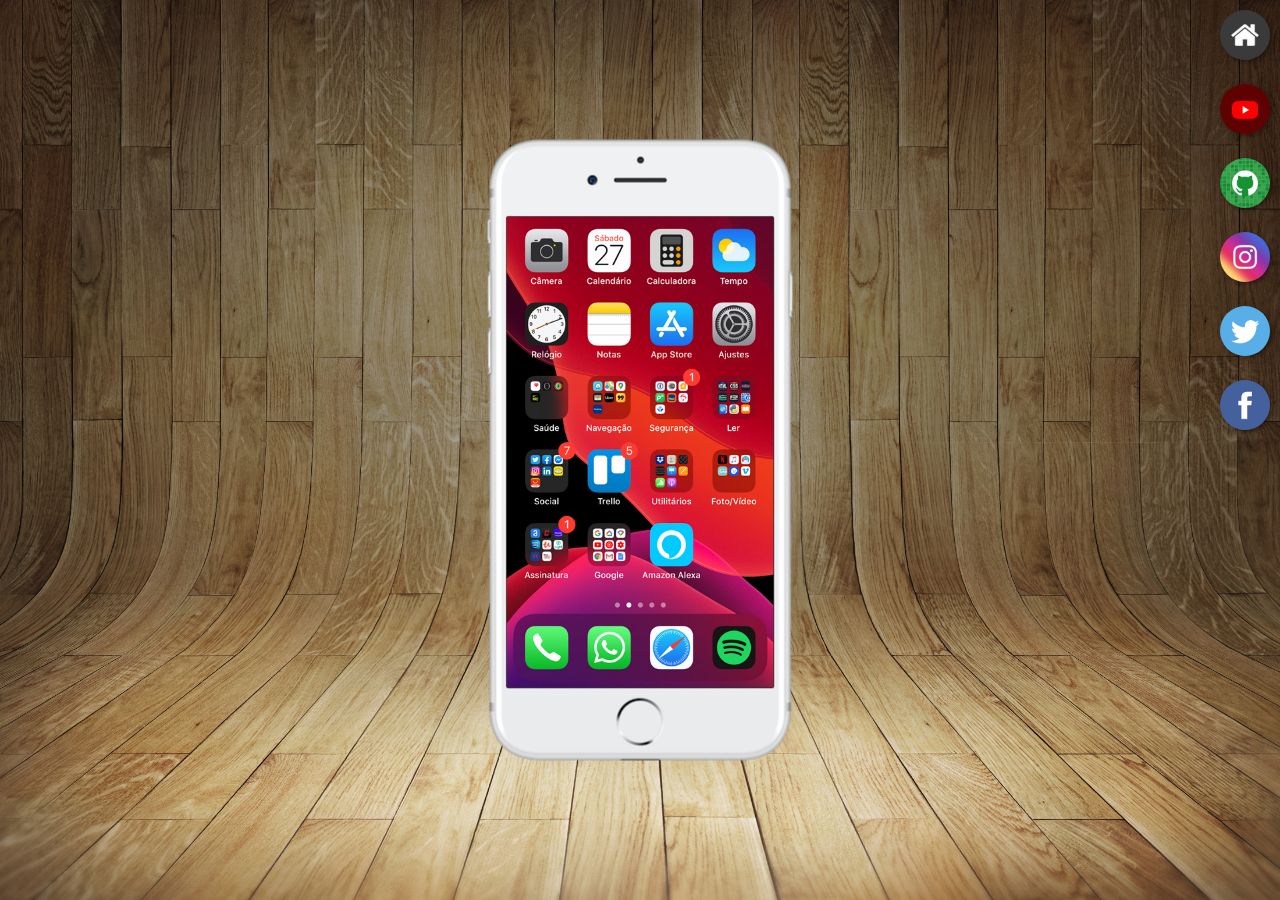
<file: index.html>
<!DOCTYPE html>
<html lang="pt-br">
<head>
    <meta charset="UTF-8">
    <meta name="viewport" content="width=device-width, initial-scale=1.0">
    <link rel="shortcut icon" href="favicon.ico" type="image/x-icon">
    <link rel="stylesheet" href="estilos/style.css">
    <title>Projetos redes sociais</title>
</head>
<body>
    <main>
        <section id="telefone">
            <iframe src="home.html" name="tela" id="tela" frameborder="0">
                Seu navegador não é compatível com isso. </iframe>
        </section>
        <section id="redes-sociais">
            <a href="home.html" target="tela"><img src="imagens/logo-home.jpg" alt="Home"></a><br>
            <a href="youtube.html" target="tela"><img src="imagens/logo-youtube.jpg" alt="Youtube"></a><br>
            <a href="github.html" target="tela"><img src="imagens/logo-github.jpg" alt="GitHub"></a><br>
            <a href="instagram.html" target="tela"><img src="imagens/logo-instagram.jpg" alt="Instagram"></a><br>
            <a href="twitter.html" target="tela"><img src="imagens/logo-twitter.jpg" alt="Twitter"></a><br>
            <a href="facebok.html" target="tela"><img src="imagens/logo-facebook.jpg" alt="Facebook"></a>
        </section>
    </main>
</body>
</html>
</file>
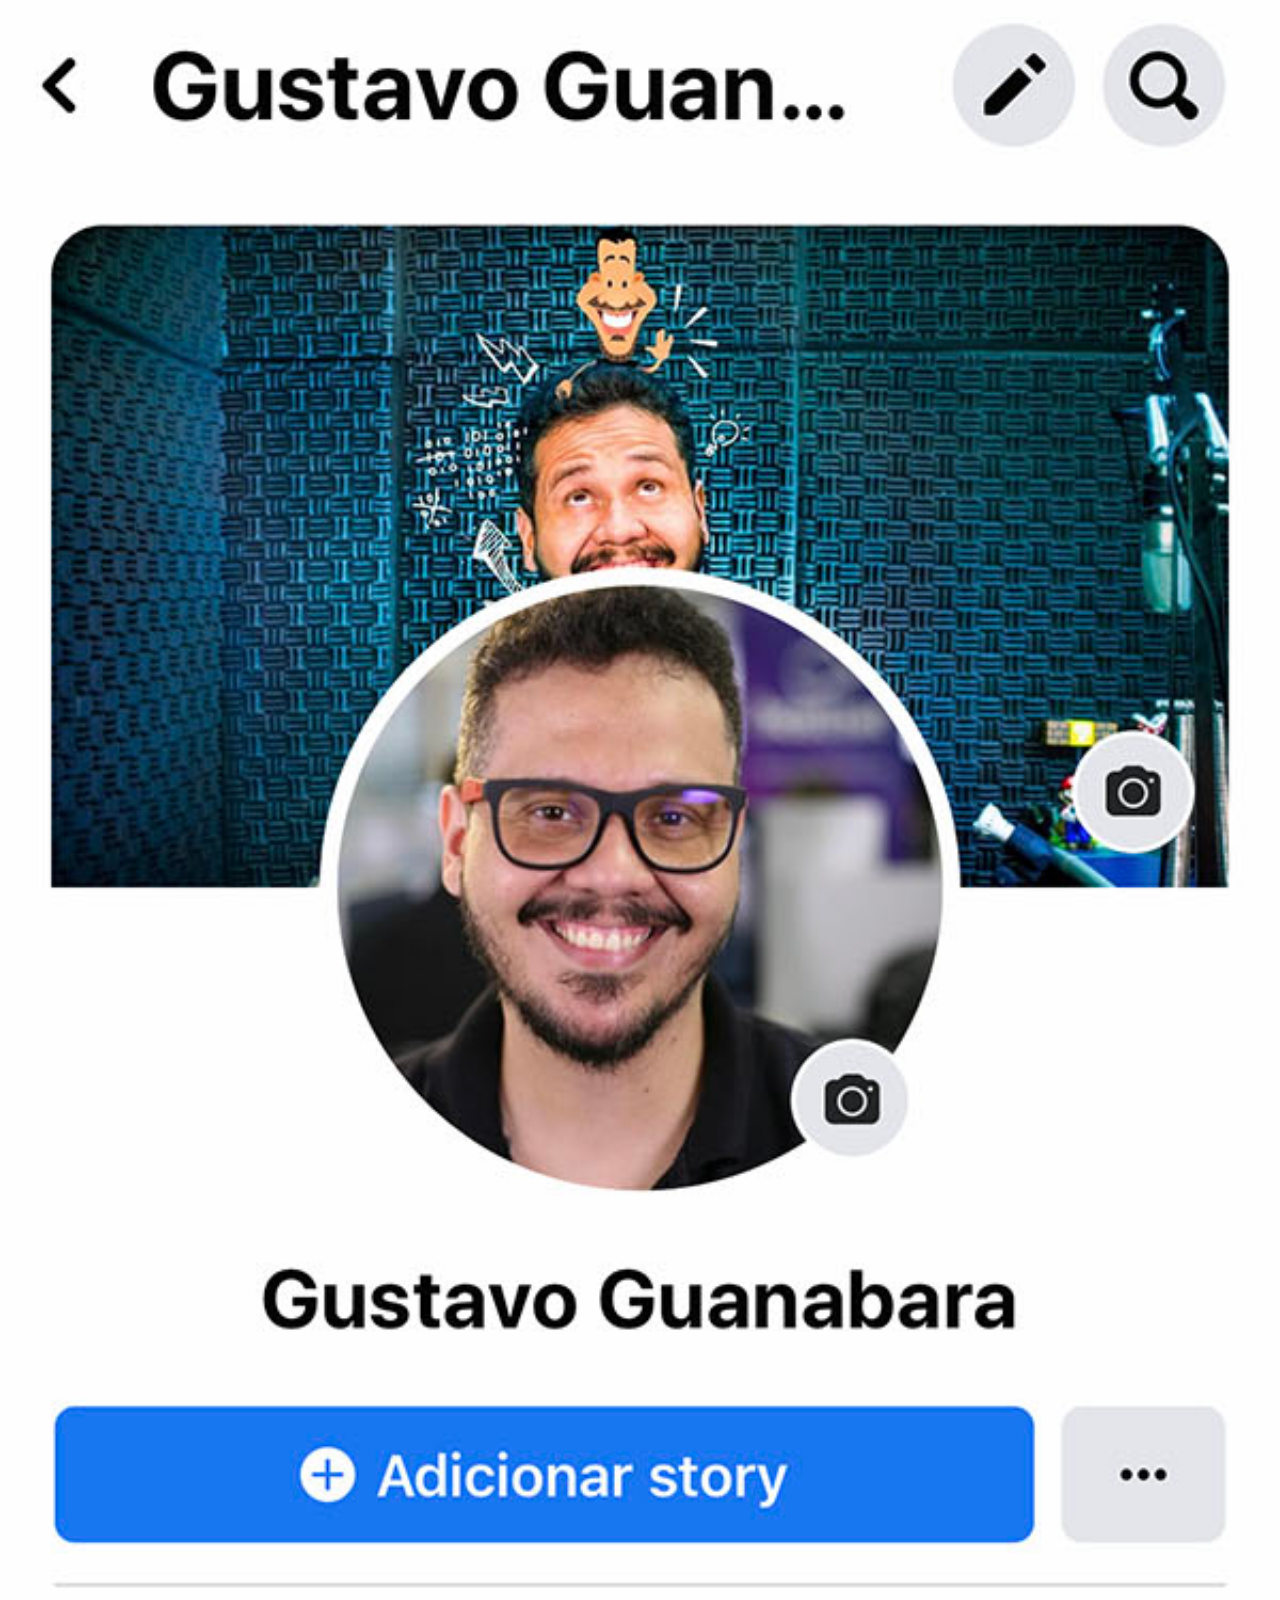
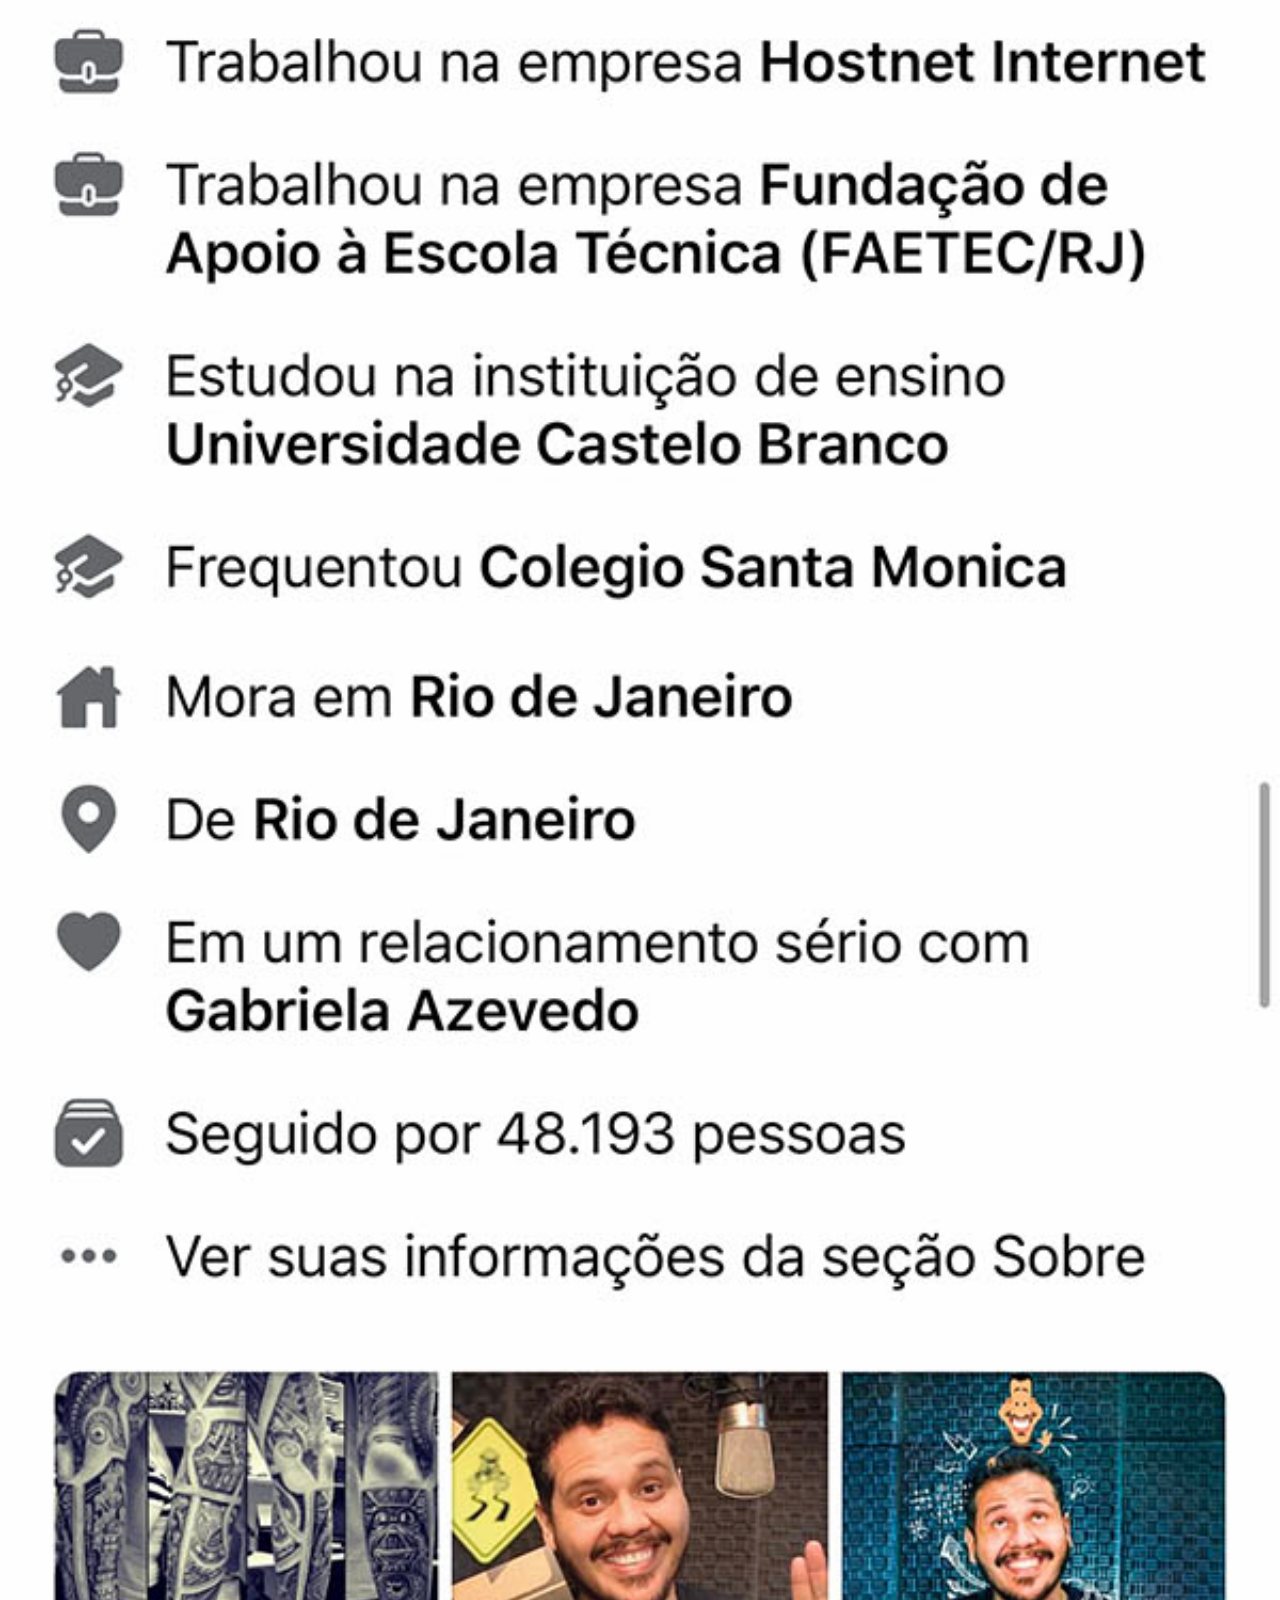
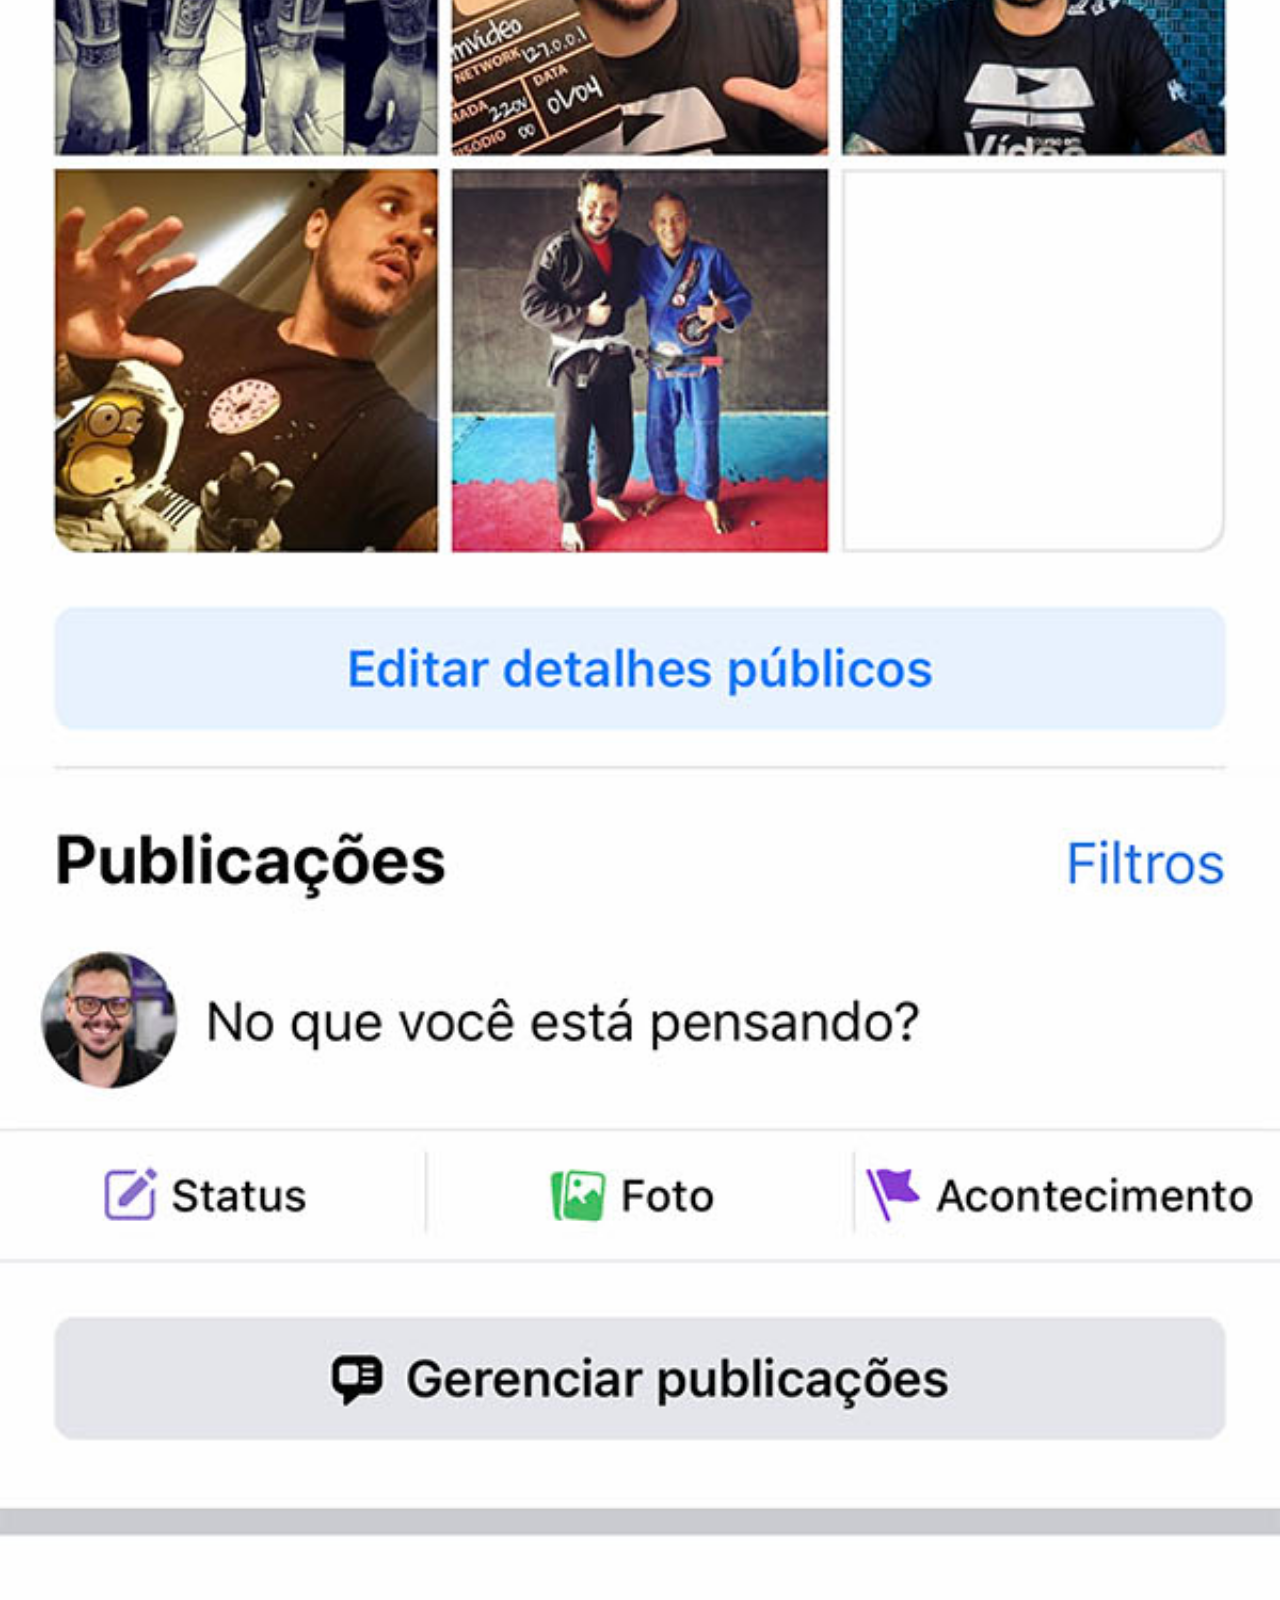
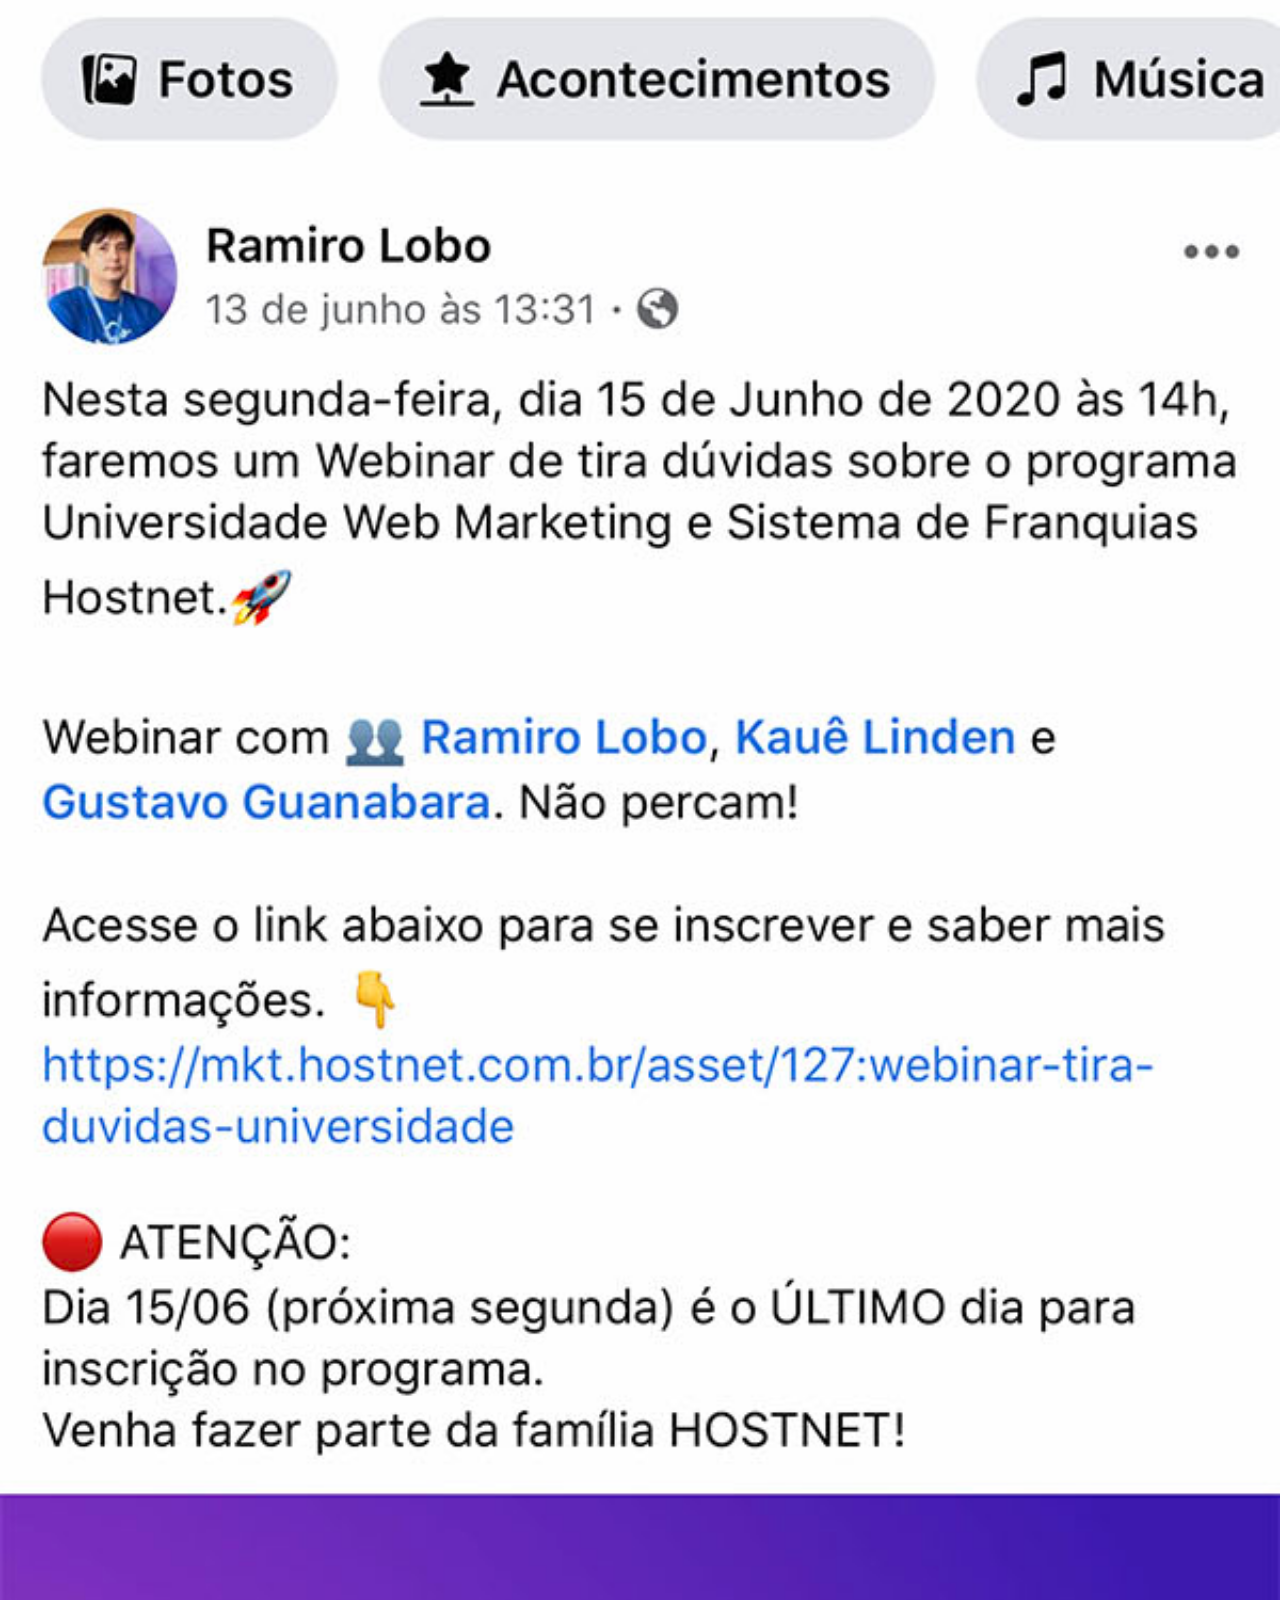
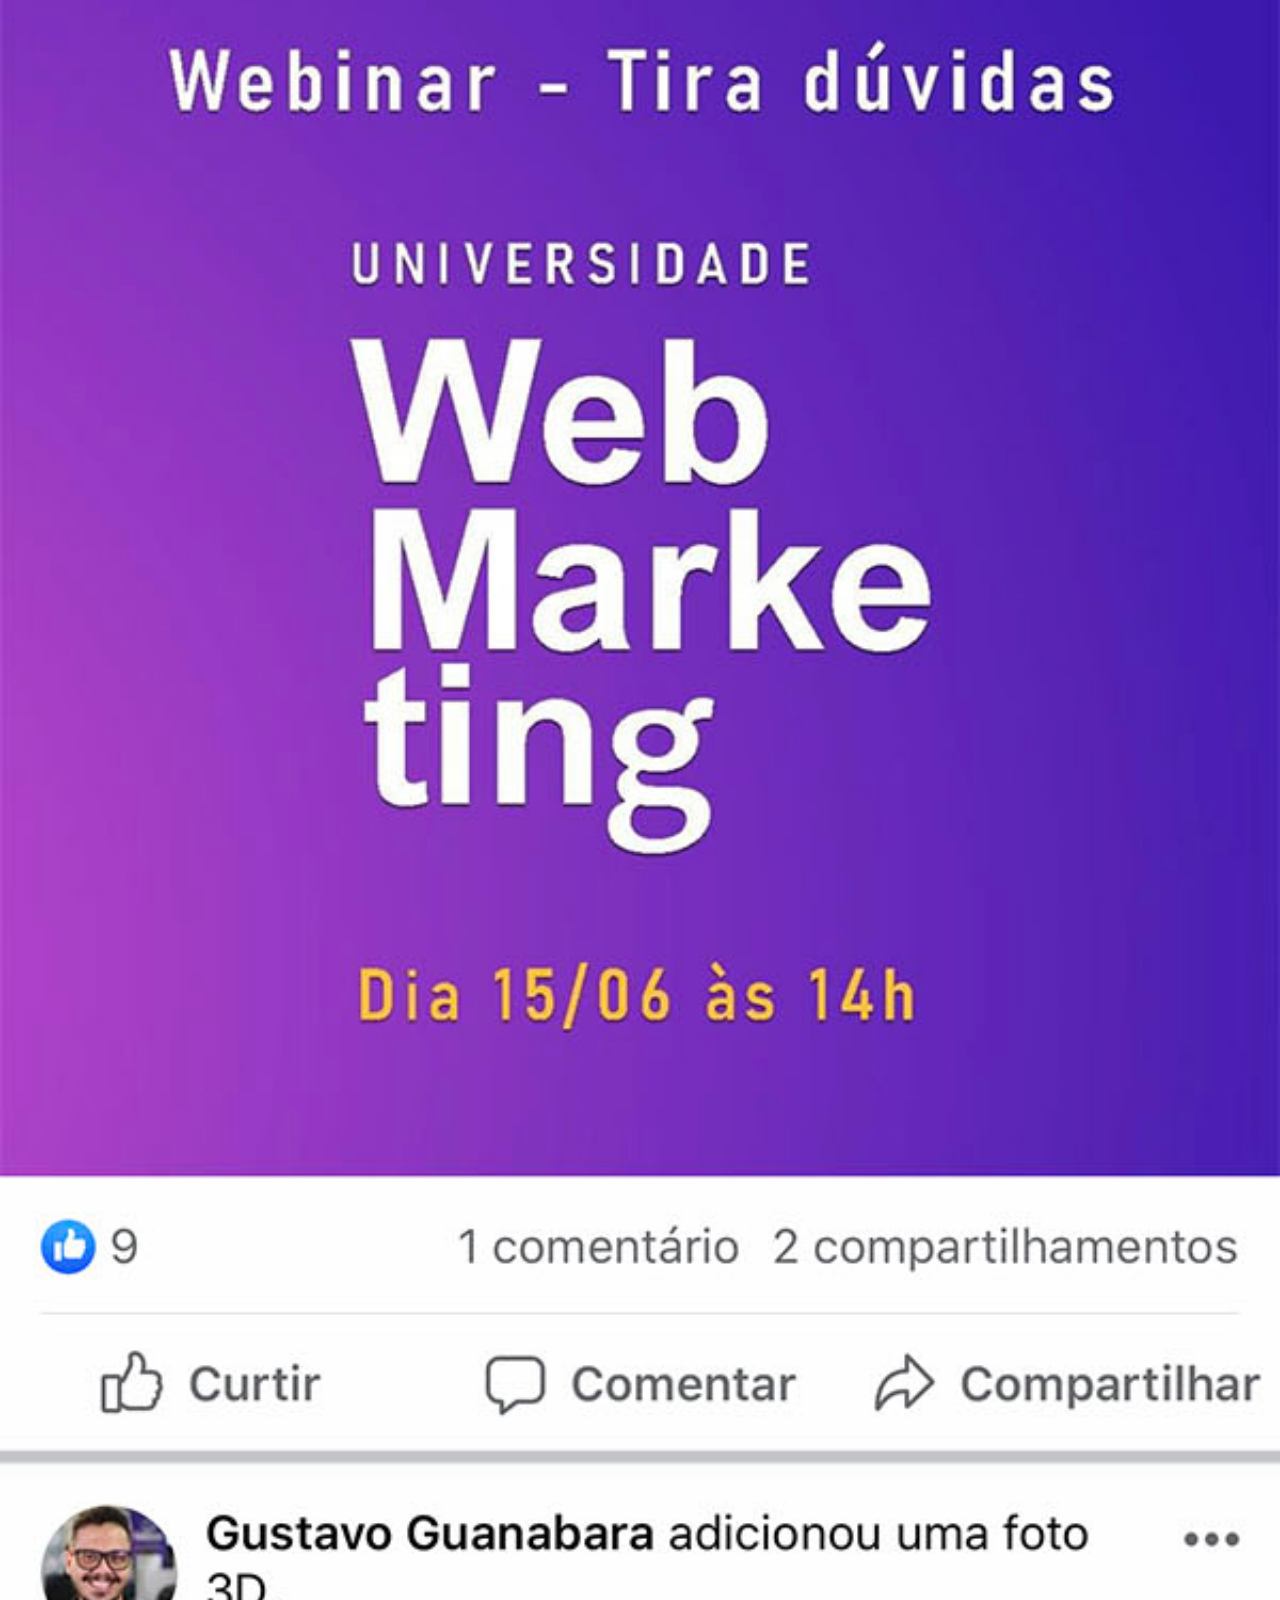
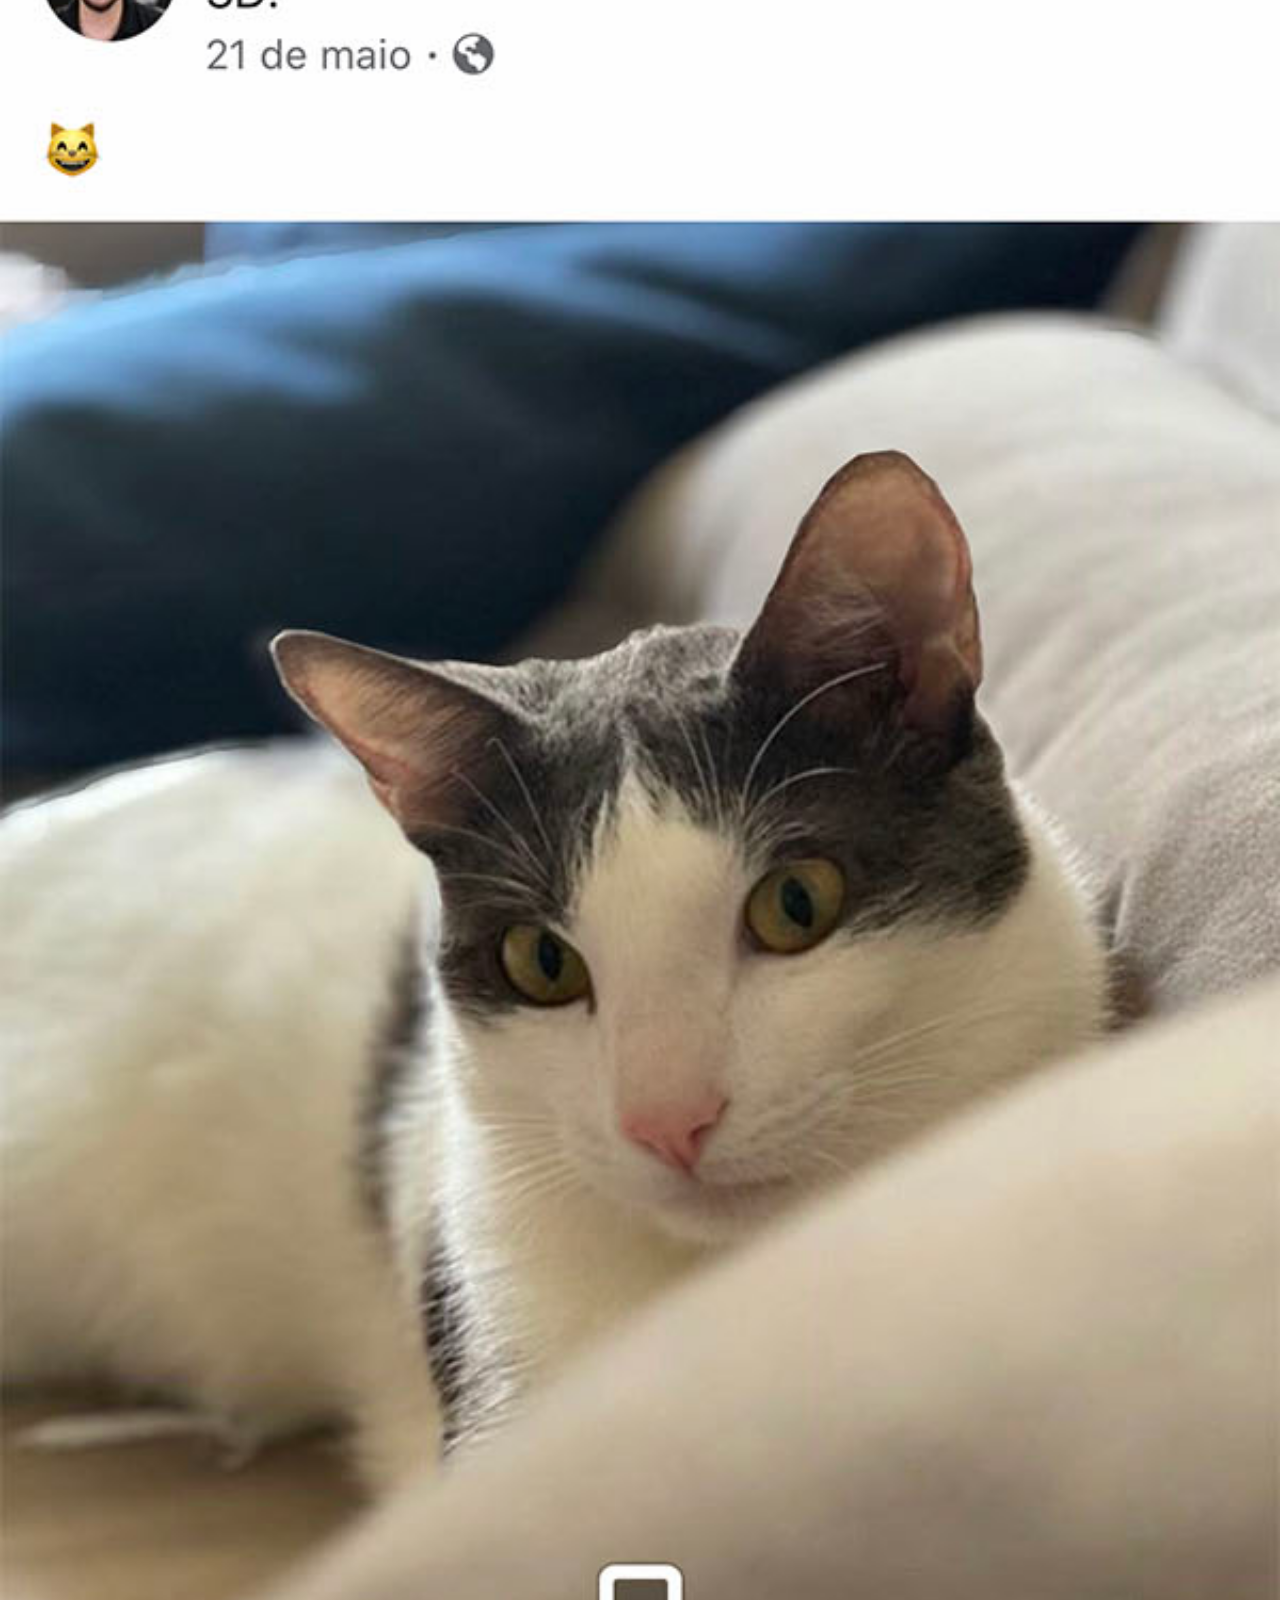
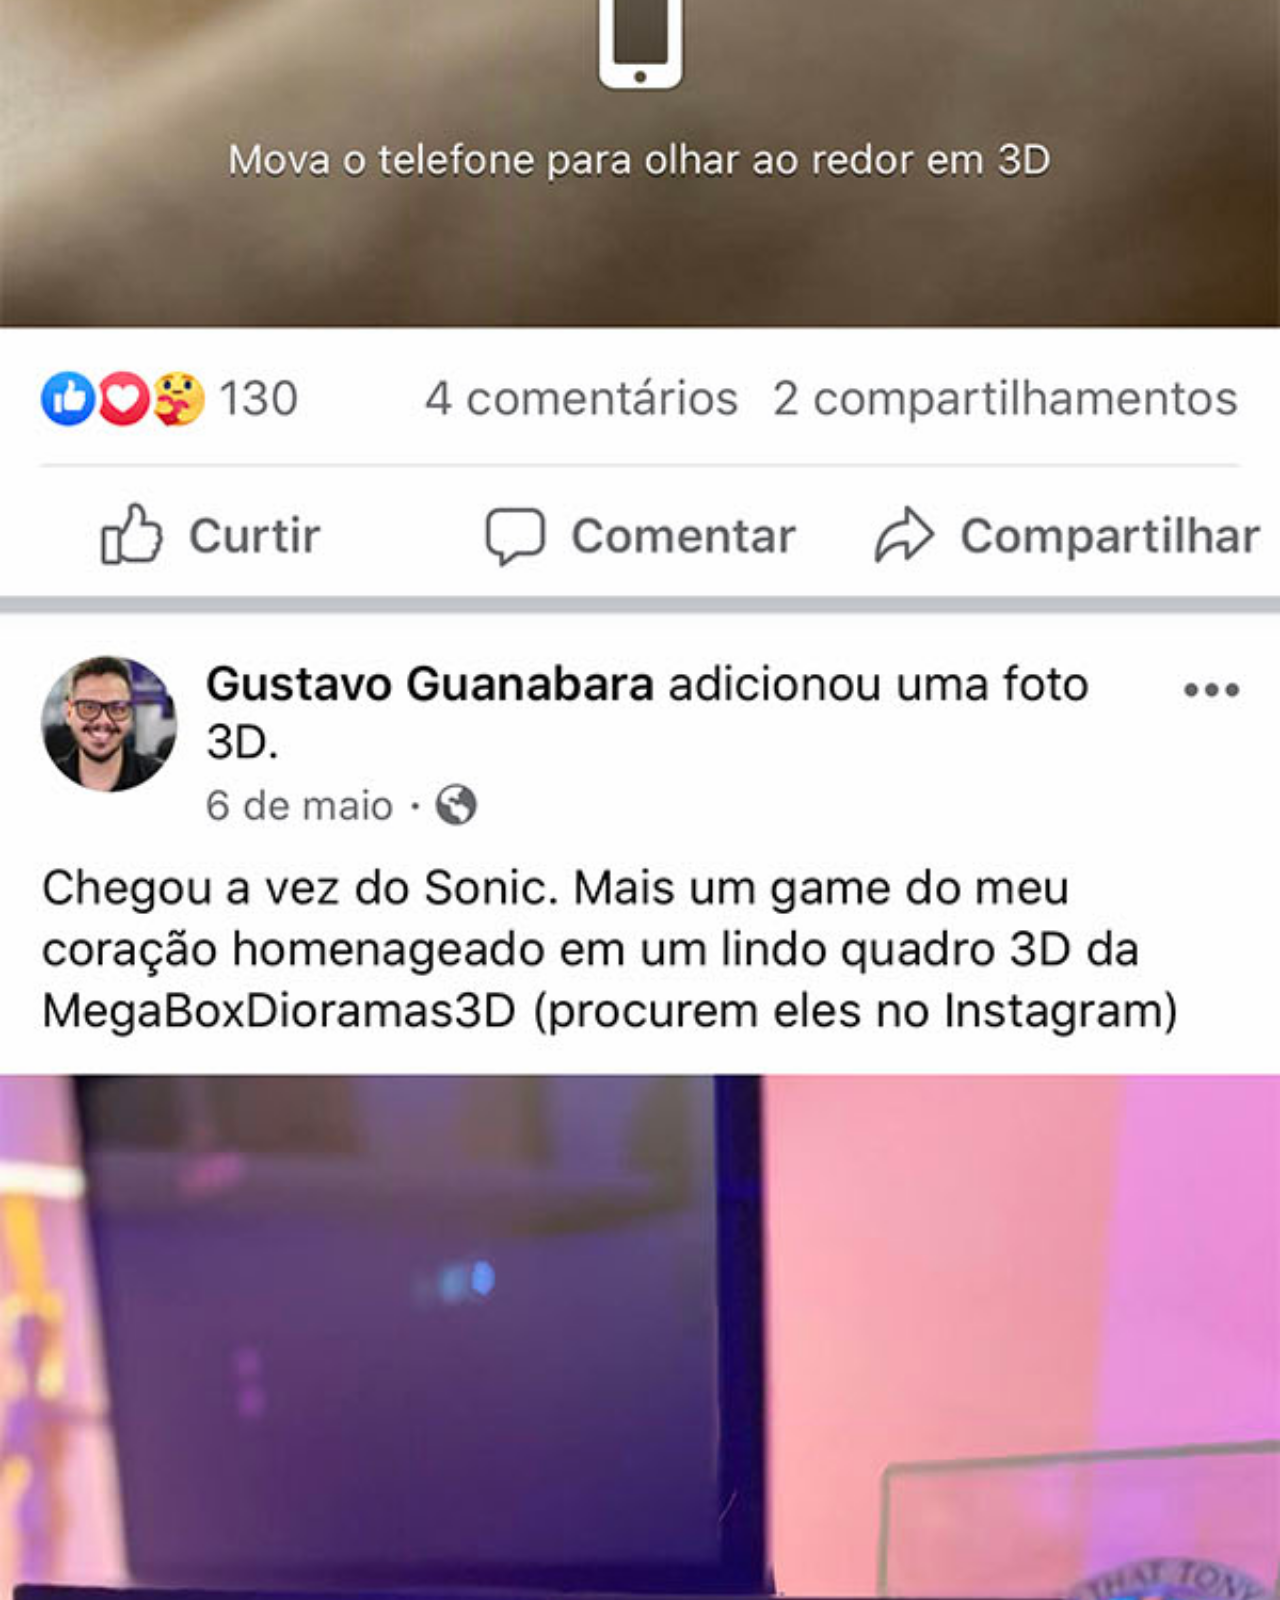
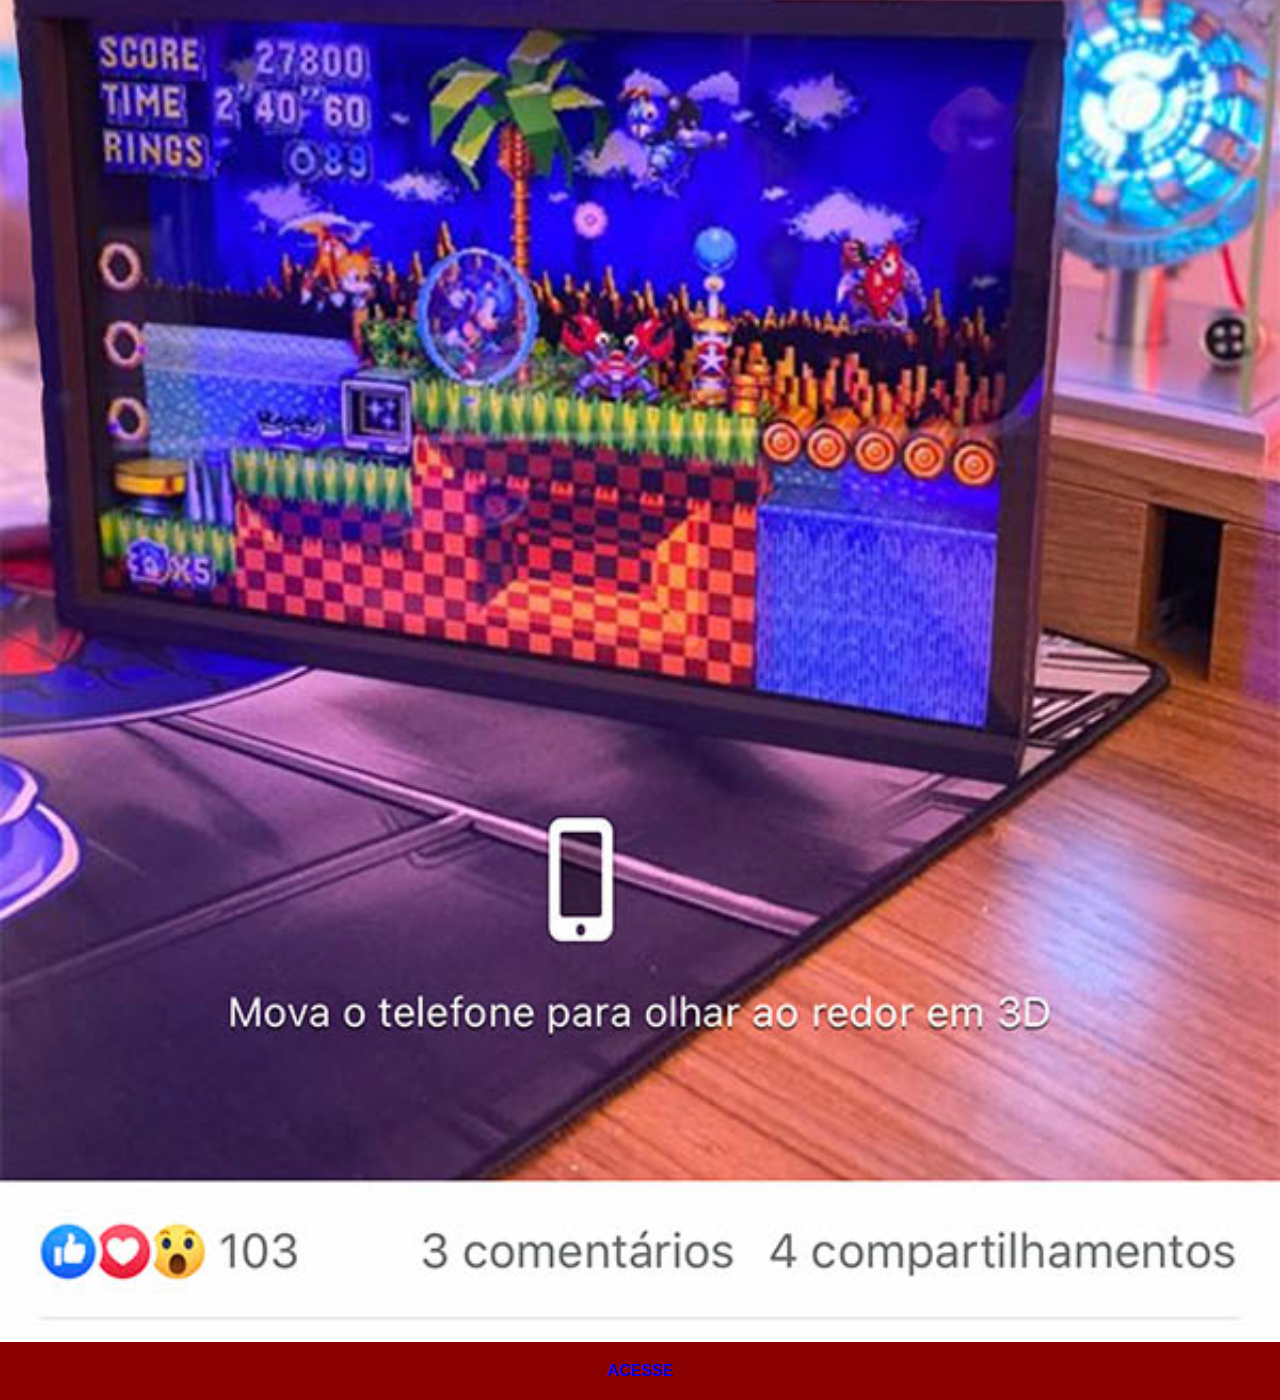
<file: facebok.html>
<!DOCTYPE html>
<html lang="pt-br">
<head>
    <meta charset="UTF-8">
    <meta name="viewport" content="width=device-width, initial-scale=1.0">
    <title>Fcaebook</title>
    <link rel="stylesheet" href="estilos/social.css">
</head>
<body>
    <img src="imagens/tela-facebook.jpg" alt="Fcaebook">
    <a href="https://www.facebook.com/profile.php?id=100020172976440">ACESSE</a>
</body>
</html>
</file>
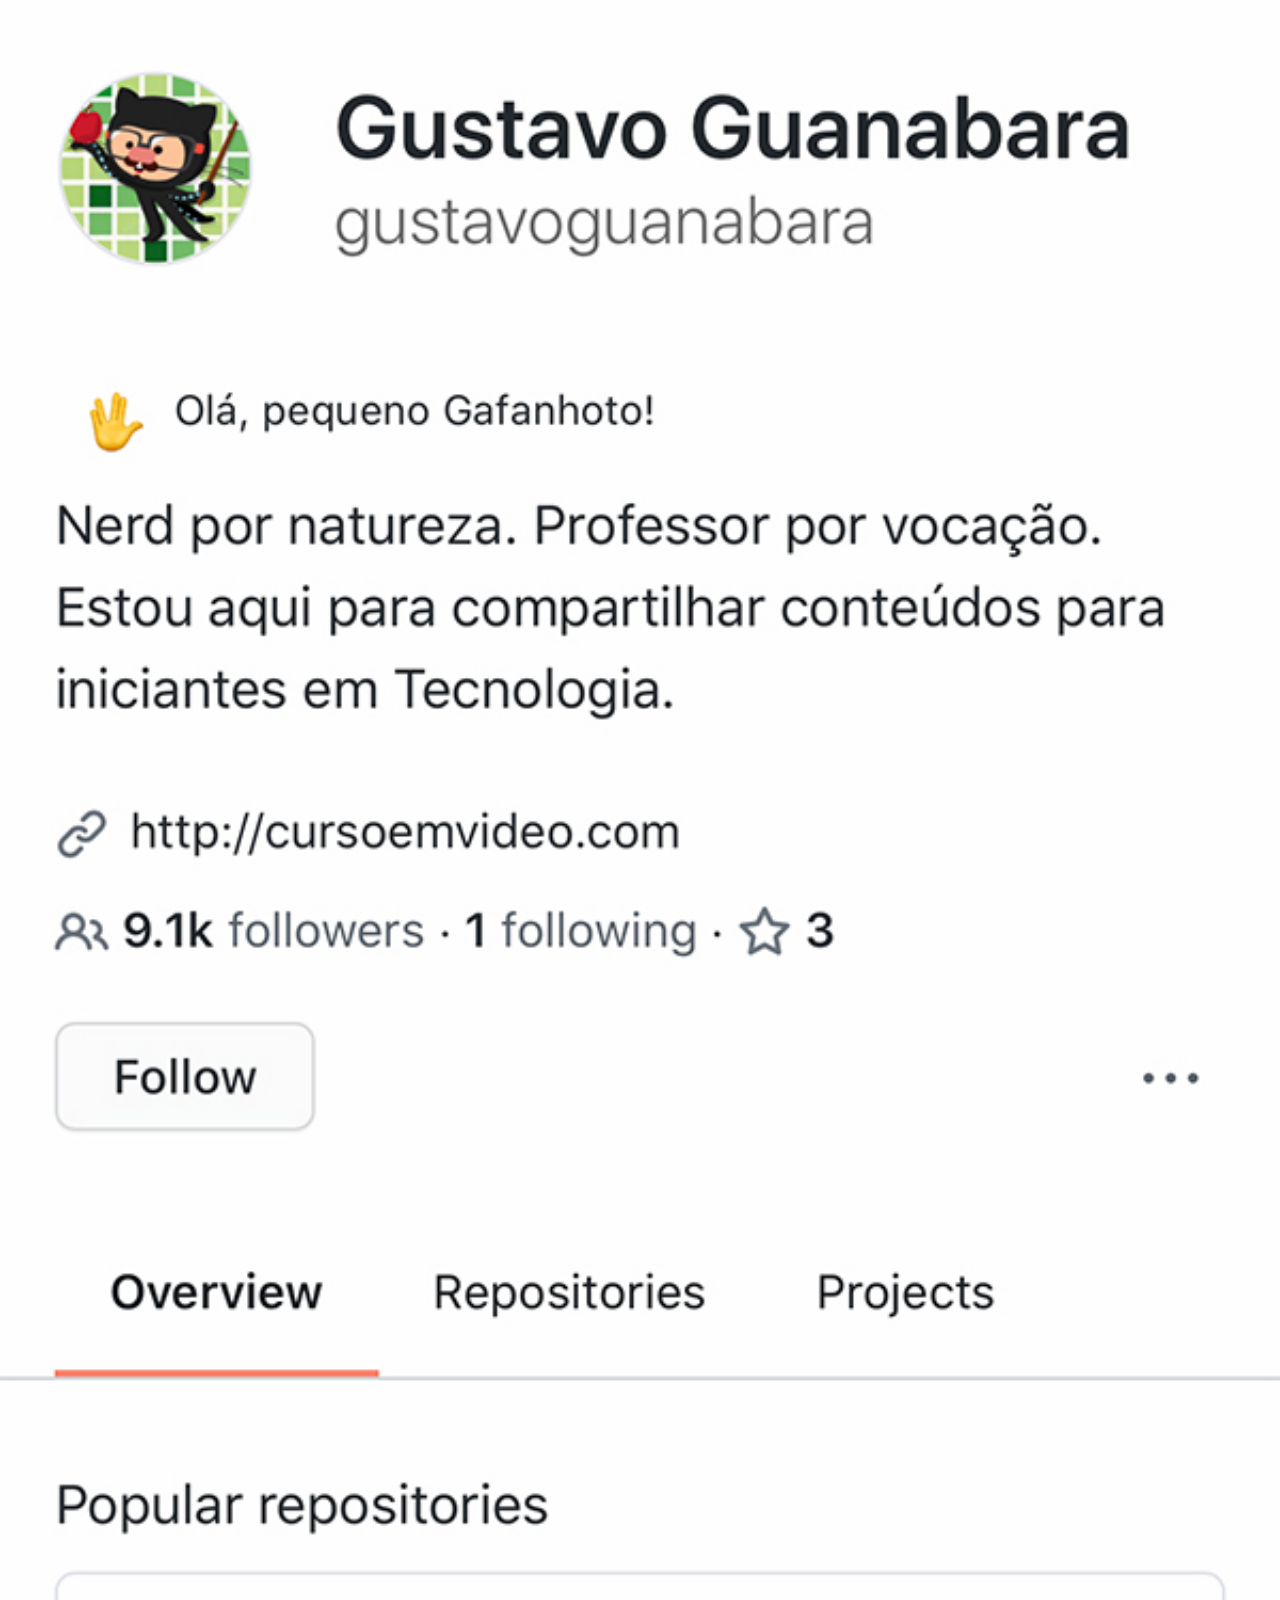
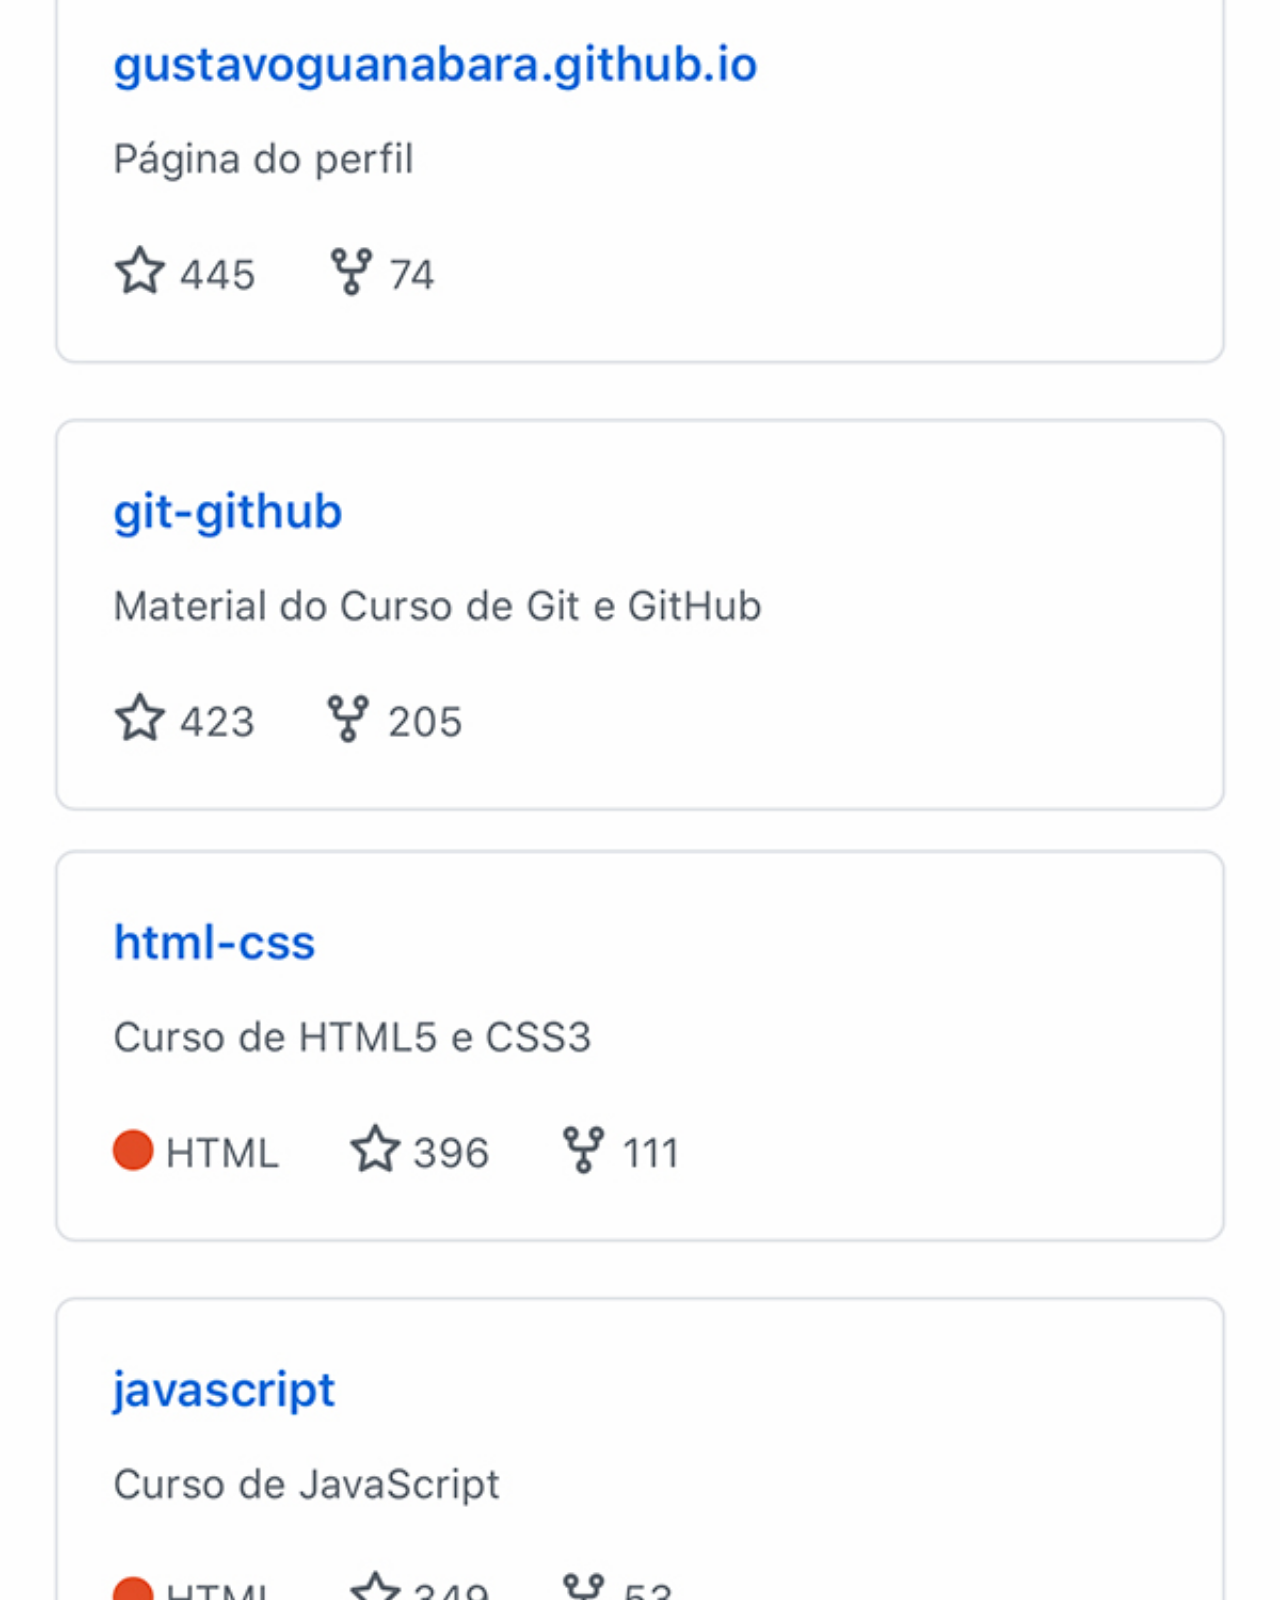
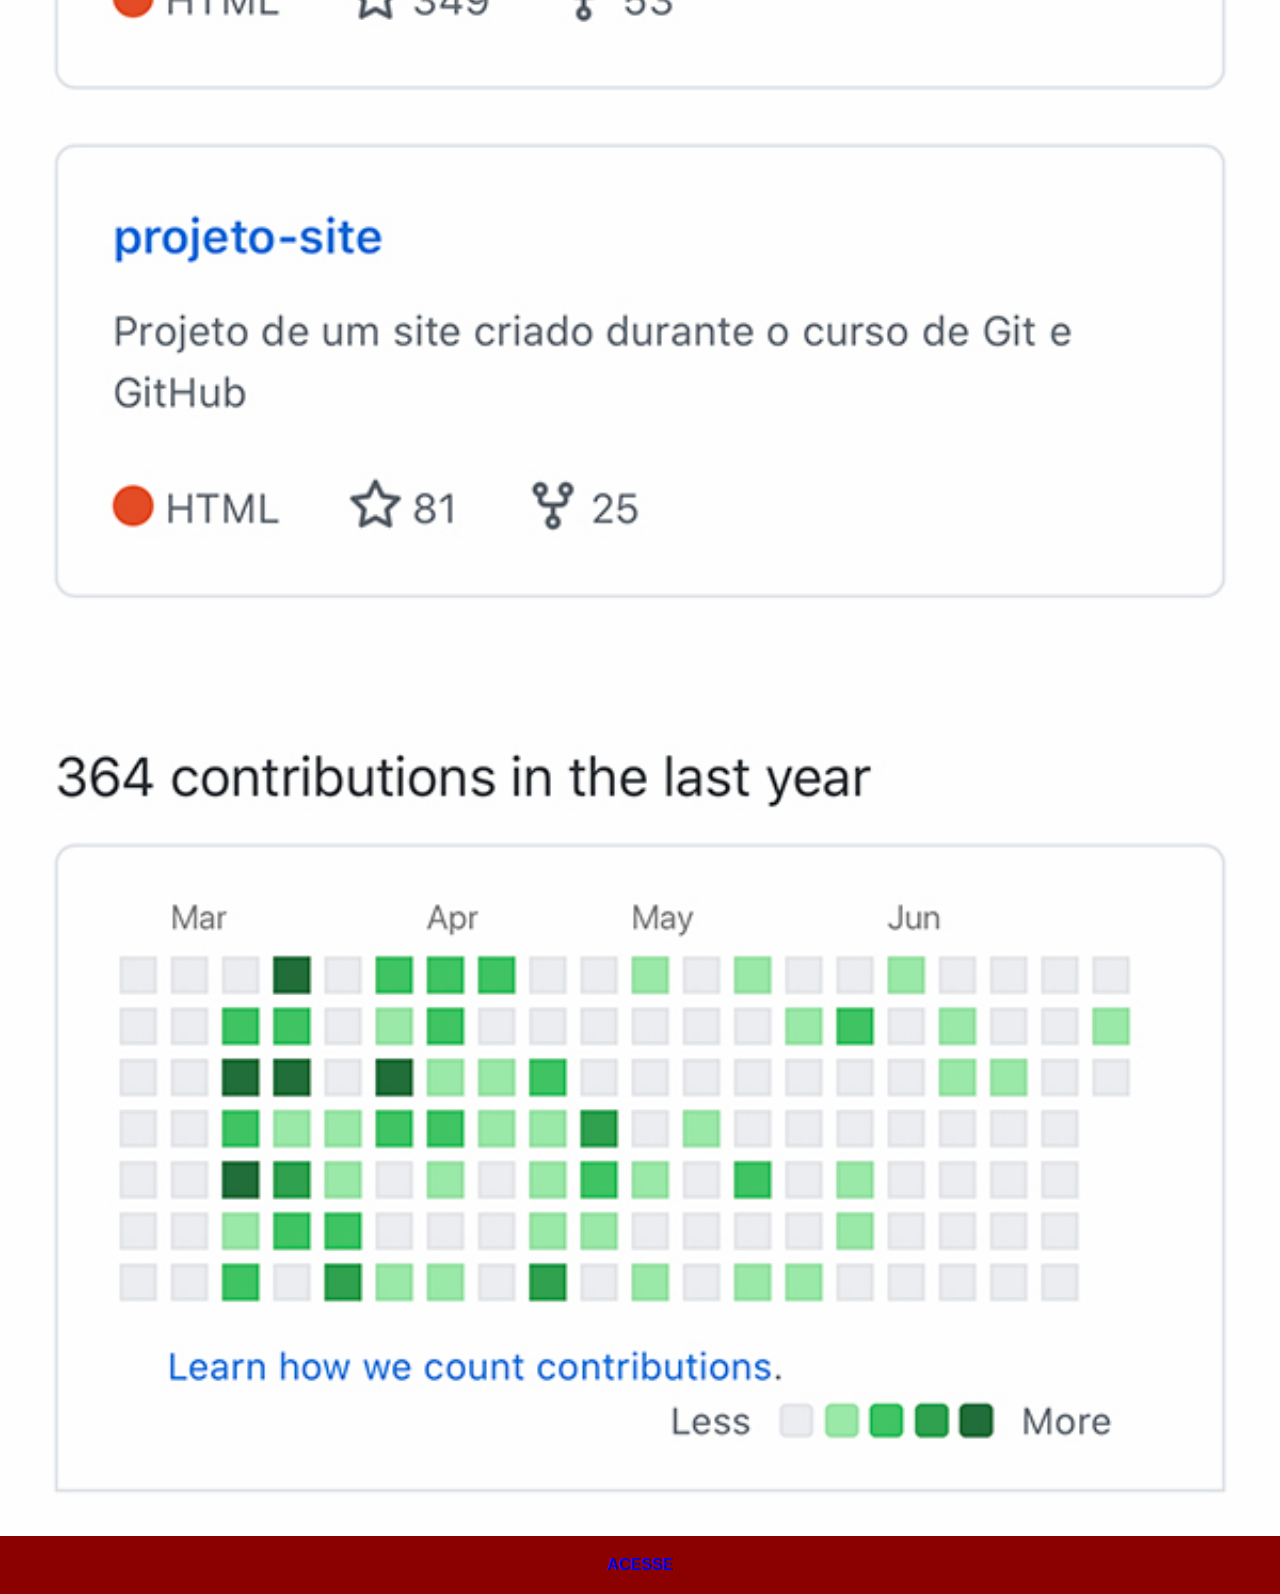
<file: github.html>
<!DOCTYPE html>
<html lang="pt-br">
<head>
    <meta charset="UTF-8">
    <meta name="viewport" content="width=device-width, initial-scale=1.0">
    <title>GitHub</title>
    <link rel="stylesheet" href="estilos/social.css">
</head>
<body>
    <img src="imagens/tela-github.jpg" alt="GitHub">
    <a href="https://github.com/gabrielxavier7" target="_blank">ACESSE</a>
</body>
</html>
</file>
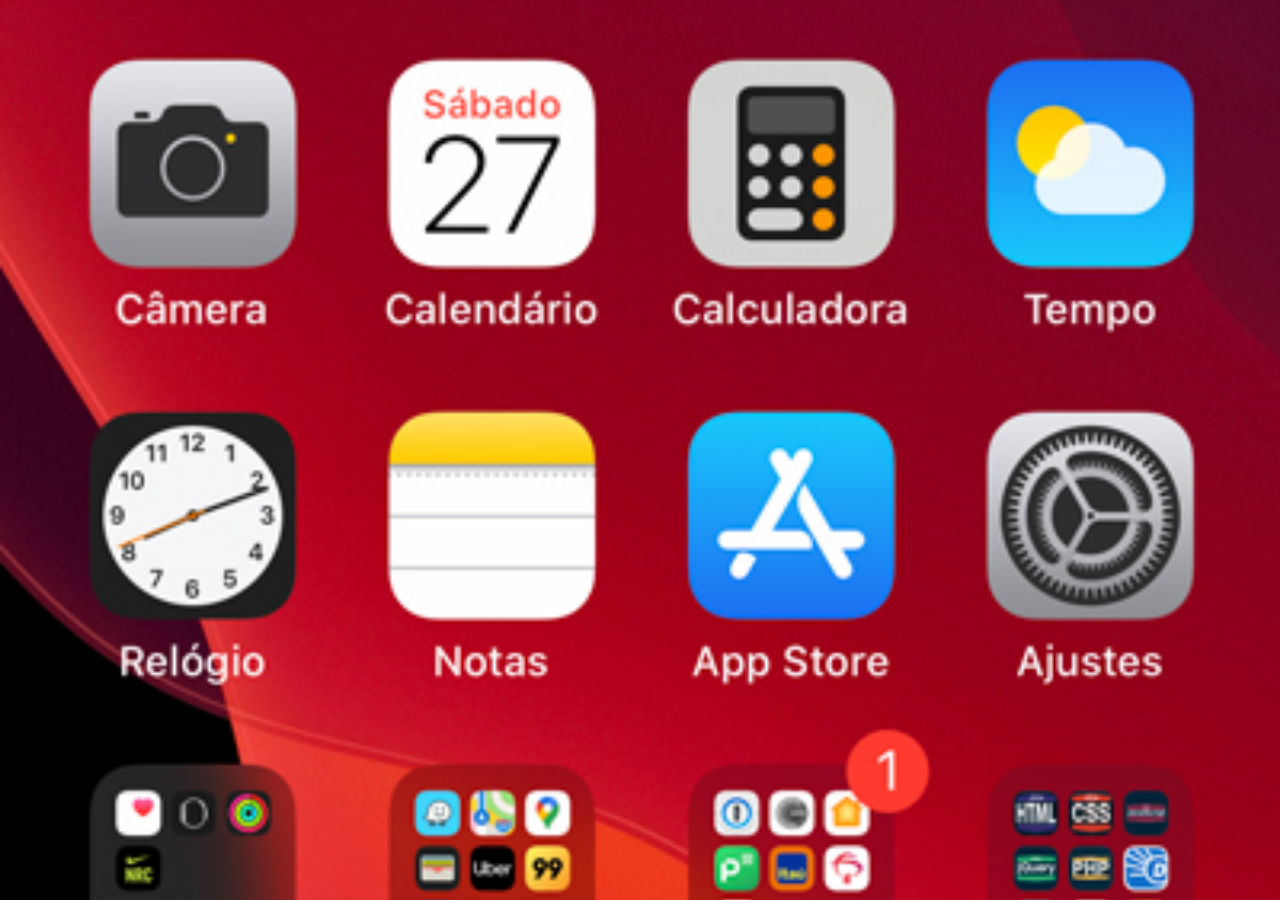
<file: home.html>
<!DOCTYPE html>
<html lang="pt-br">
<head>
    <meta charset="UTF-8">
    <meta name="viewport" content="width=device-width, initial-scale=1.0">
    <title>Home</title>
</head>
<style>
    *{
        margin: 0px;
        padding: 0px;
    }
    body{
        width: 100vw;
        height: 100vh;
        background:black url('imagens/tela-home.jpg') no-repeat top center;
        background-size: cover;
    }
</style>
<body>
    
</body>
</html>
</file>
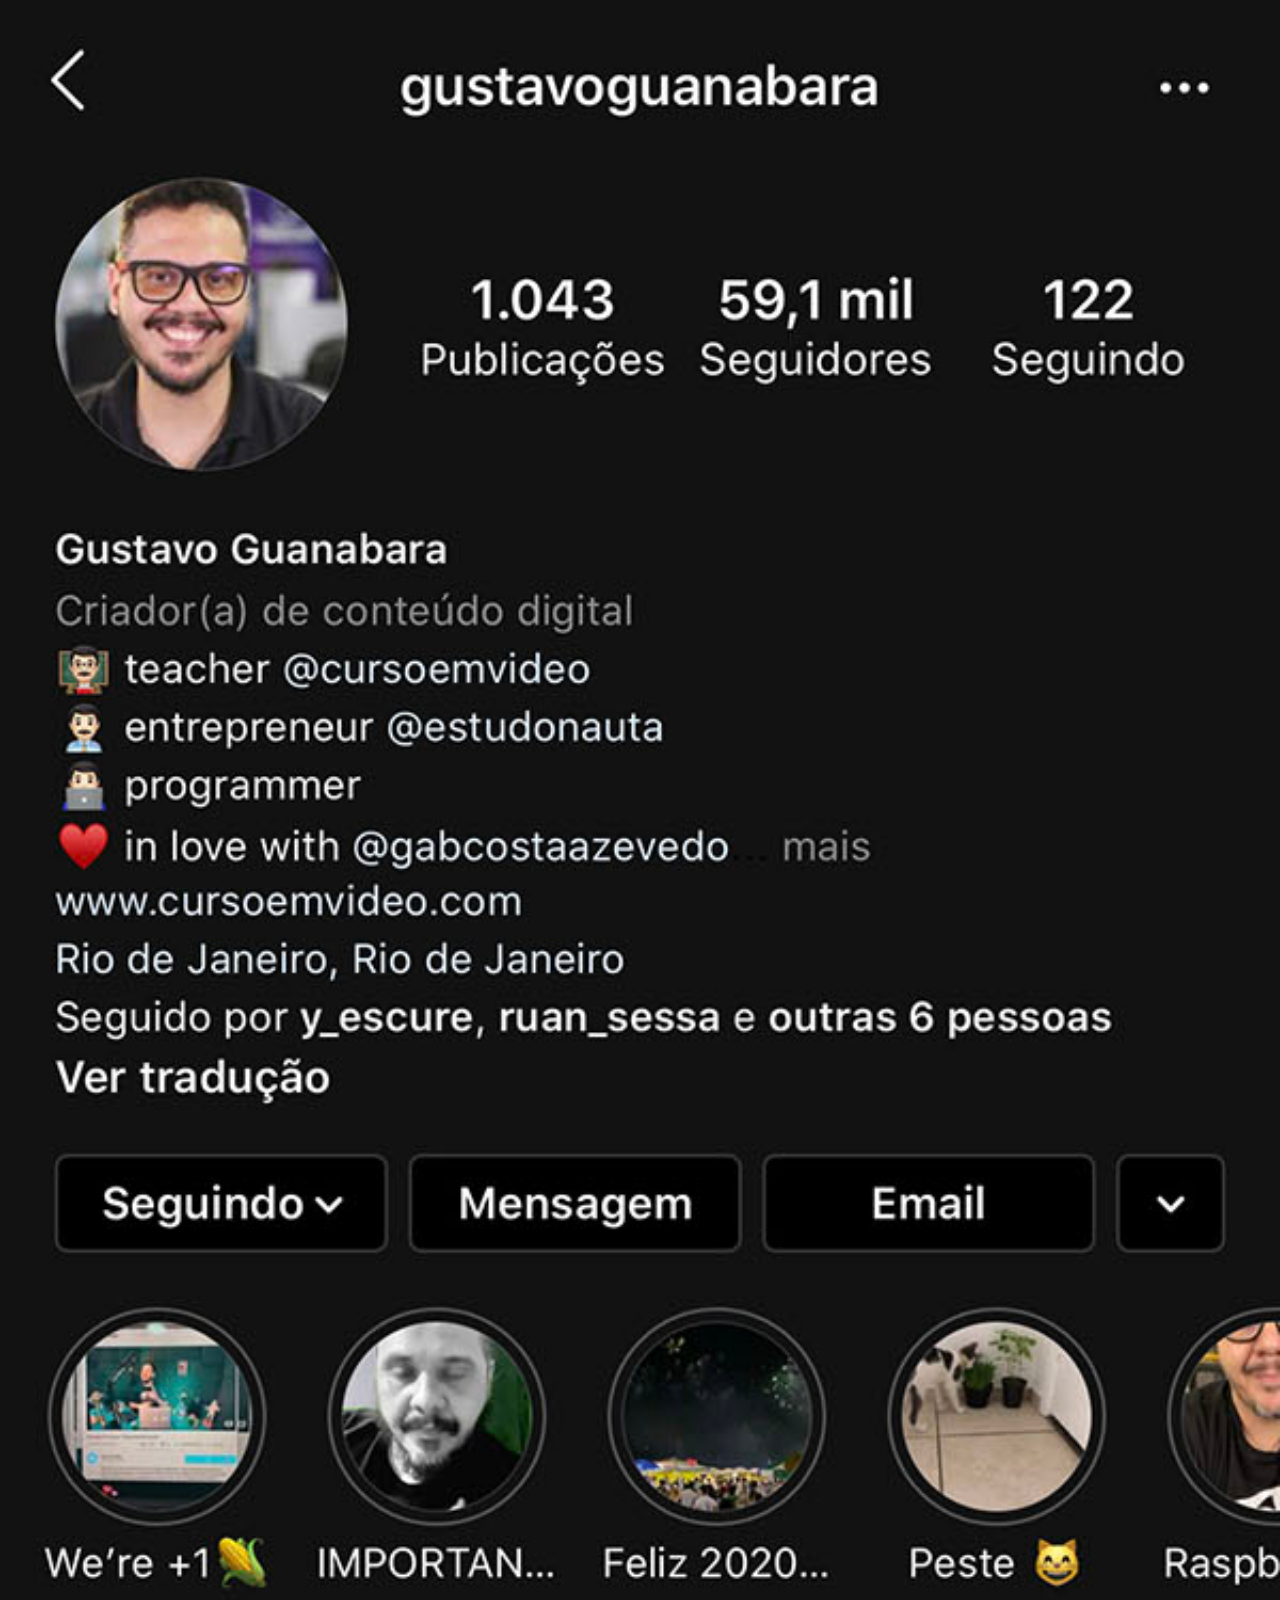
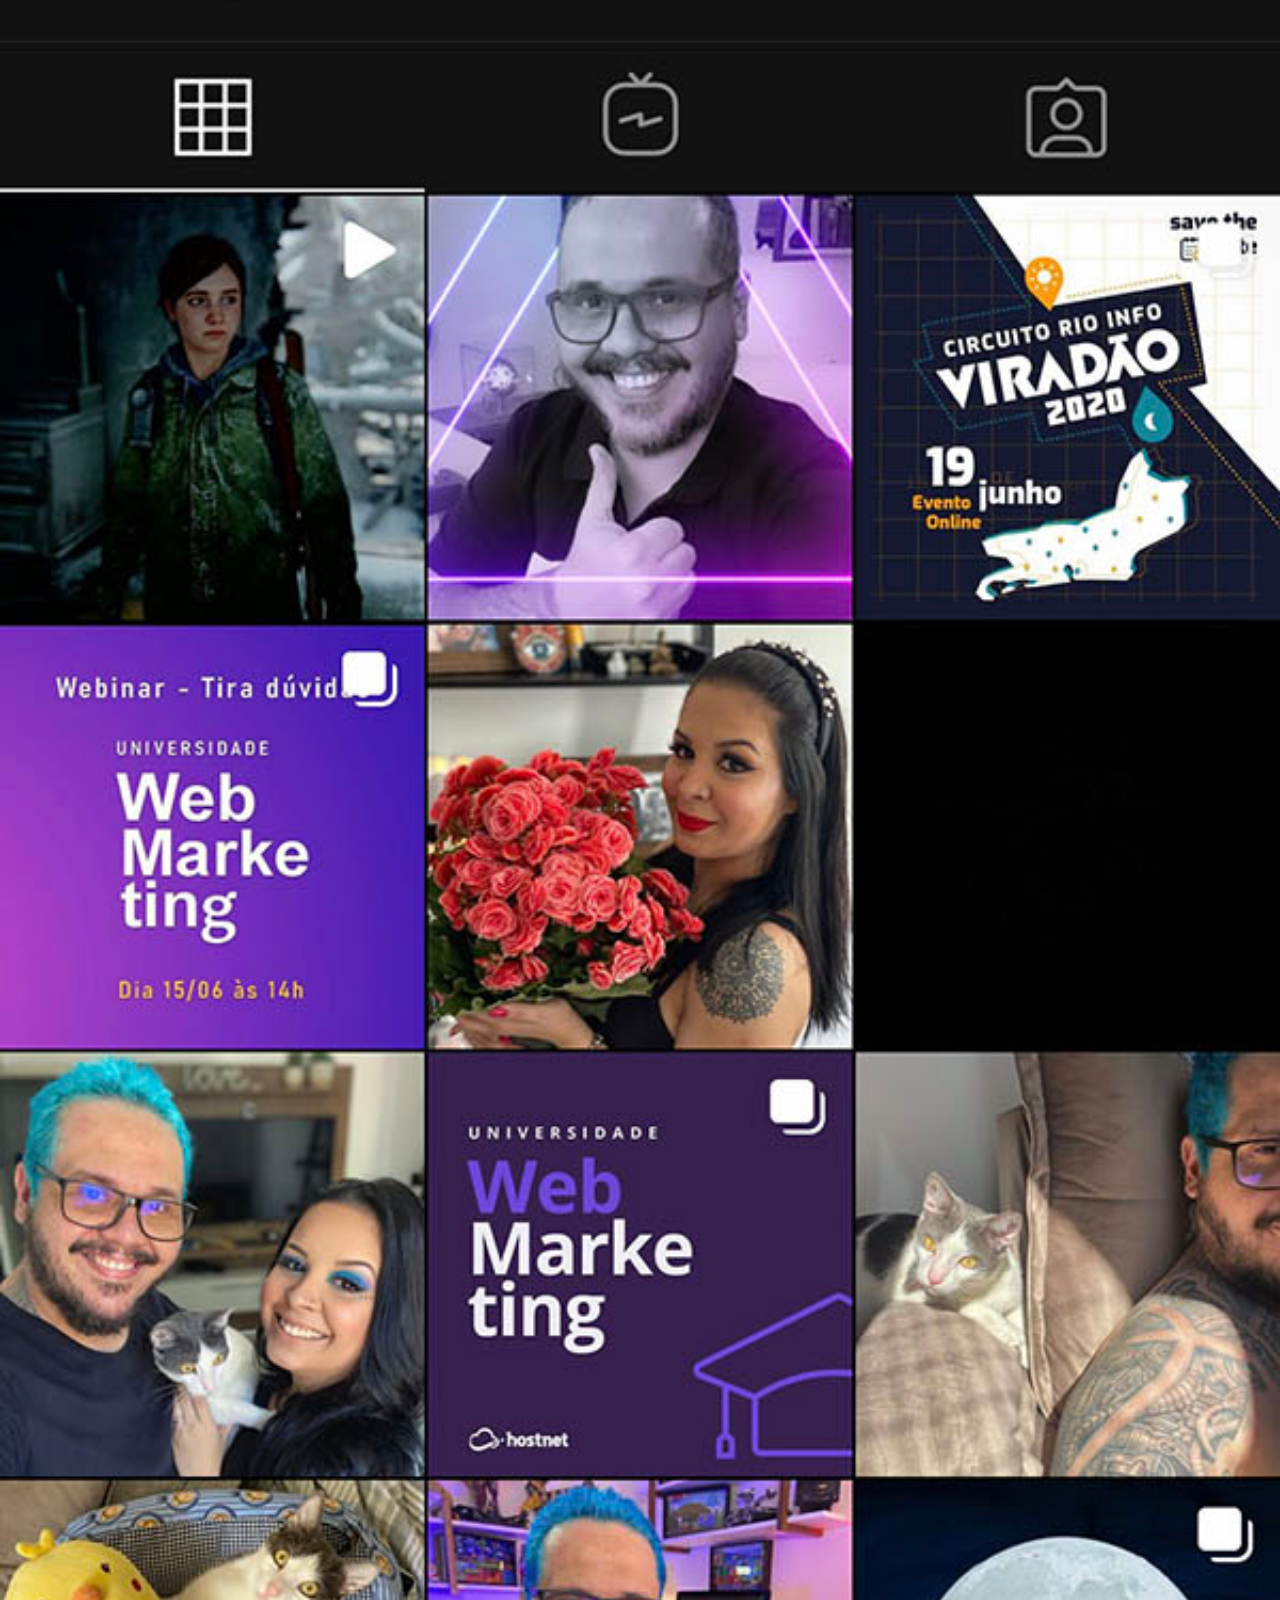
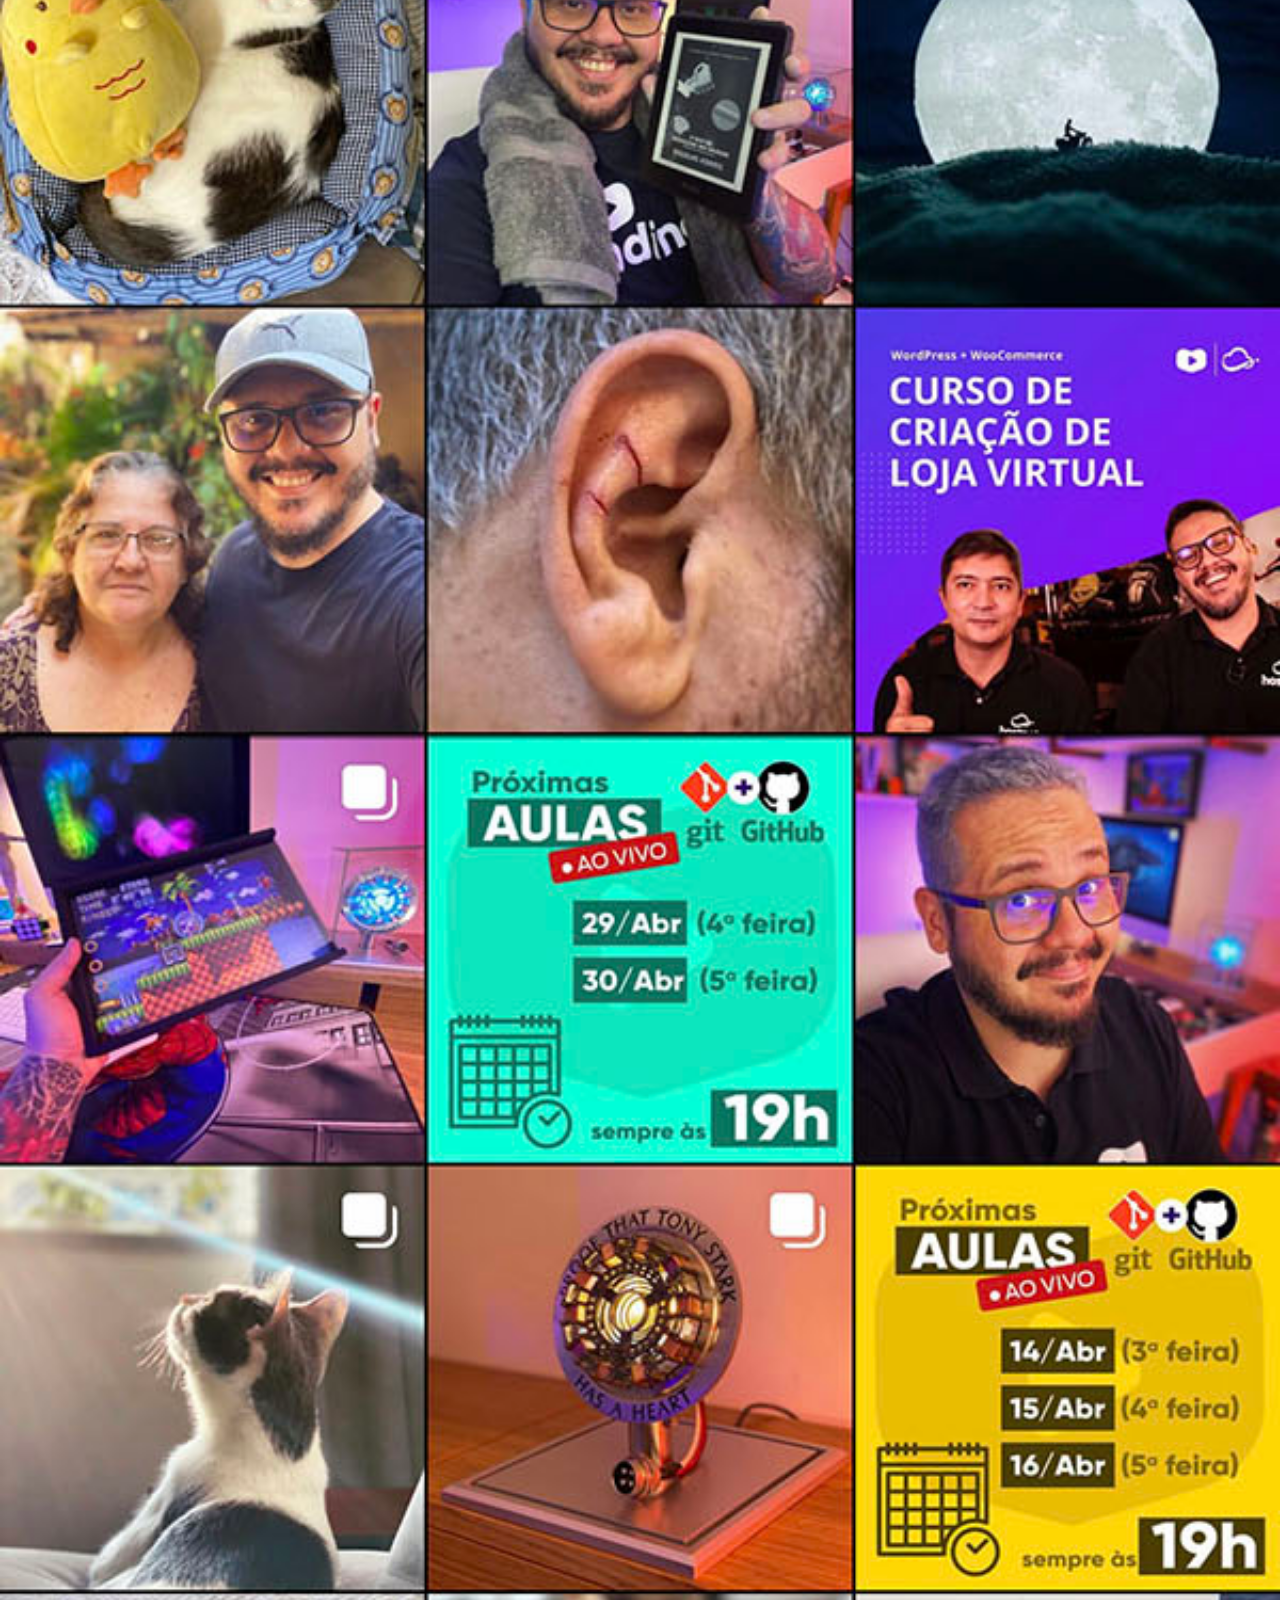
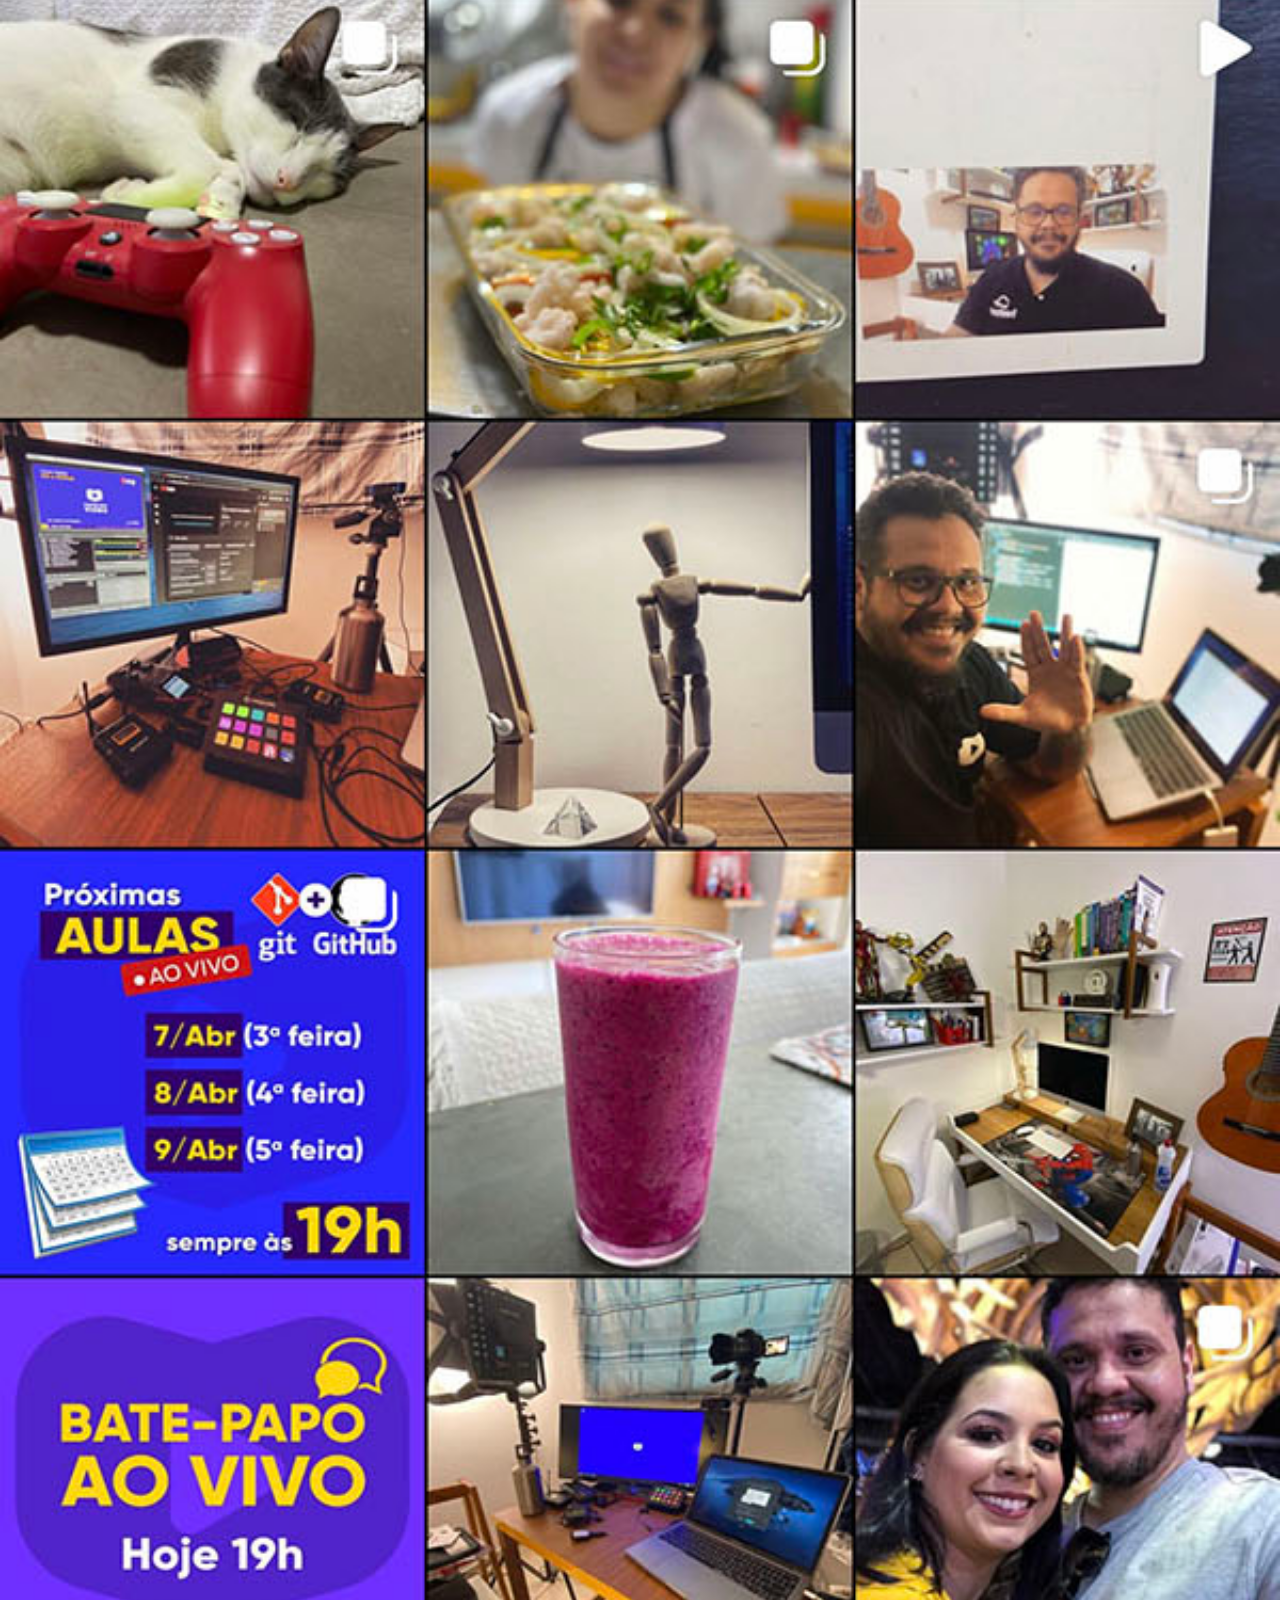
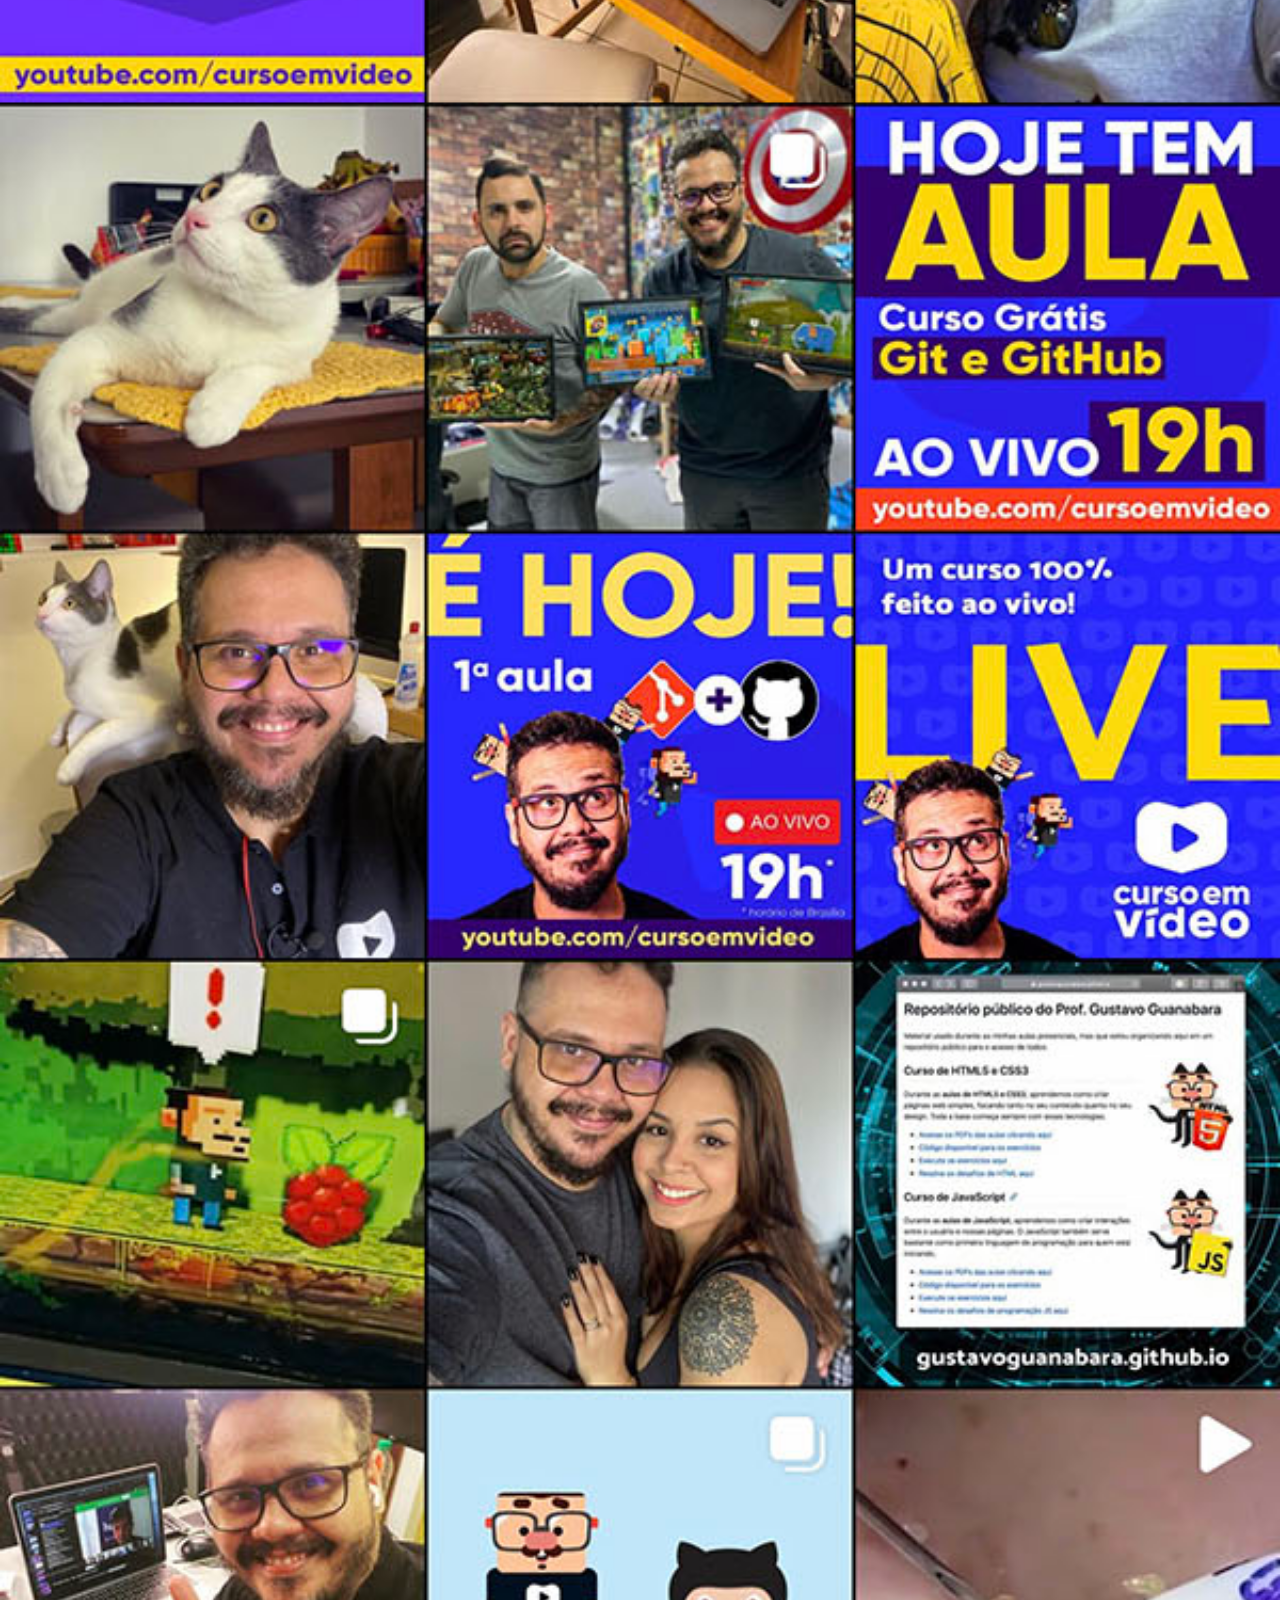
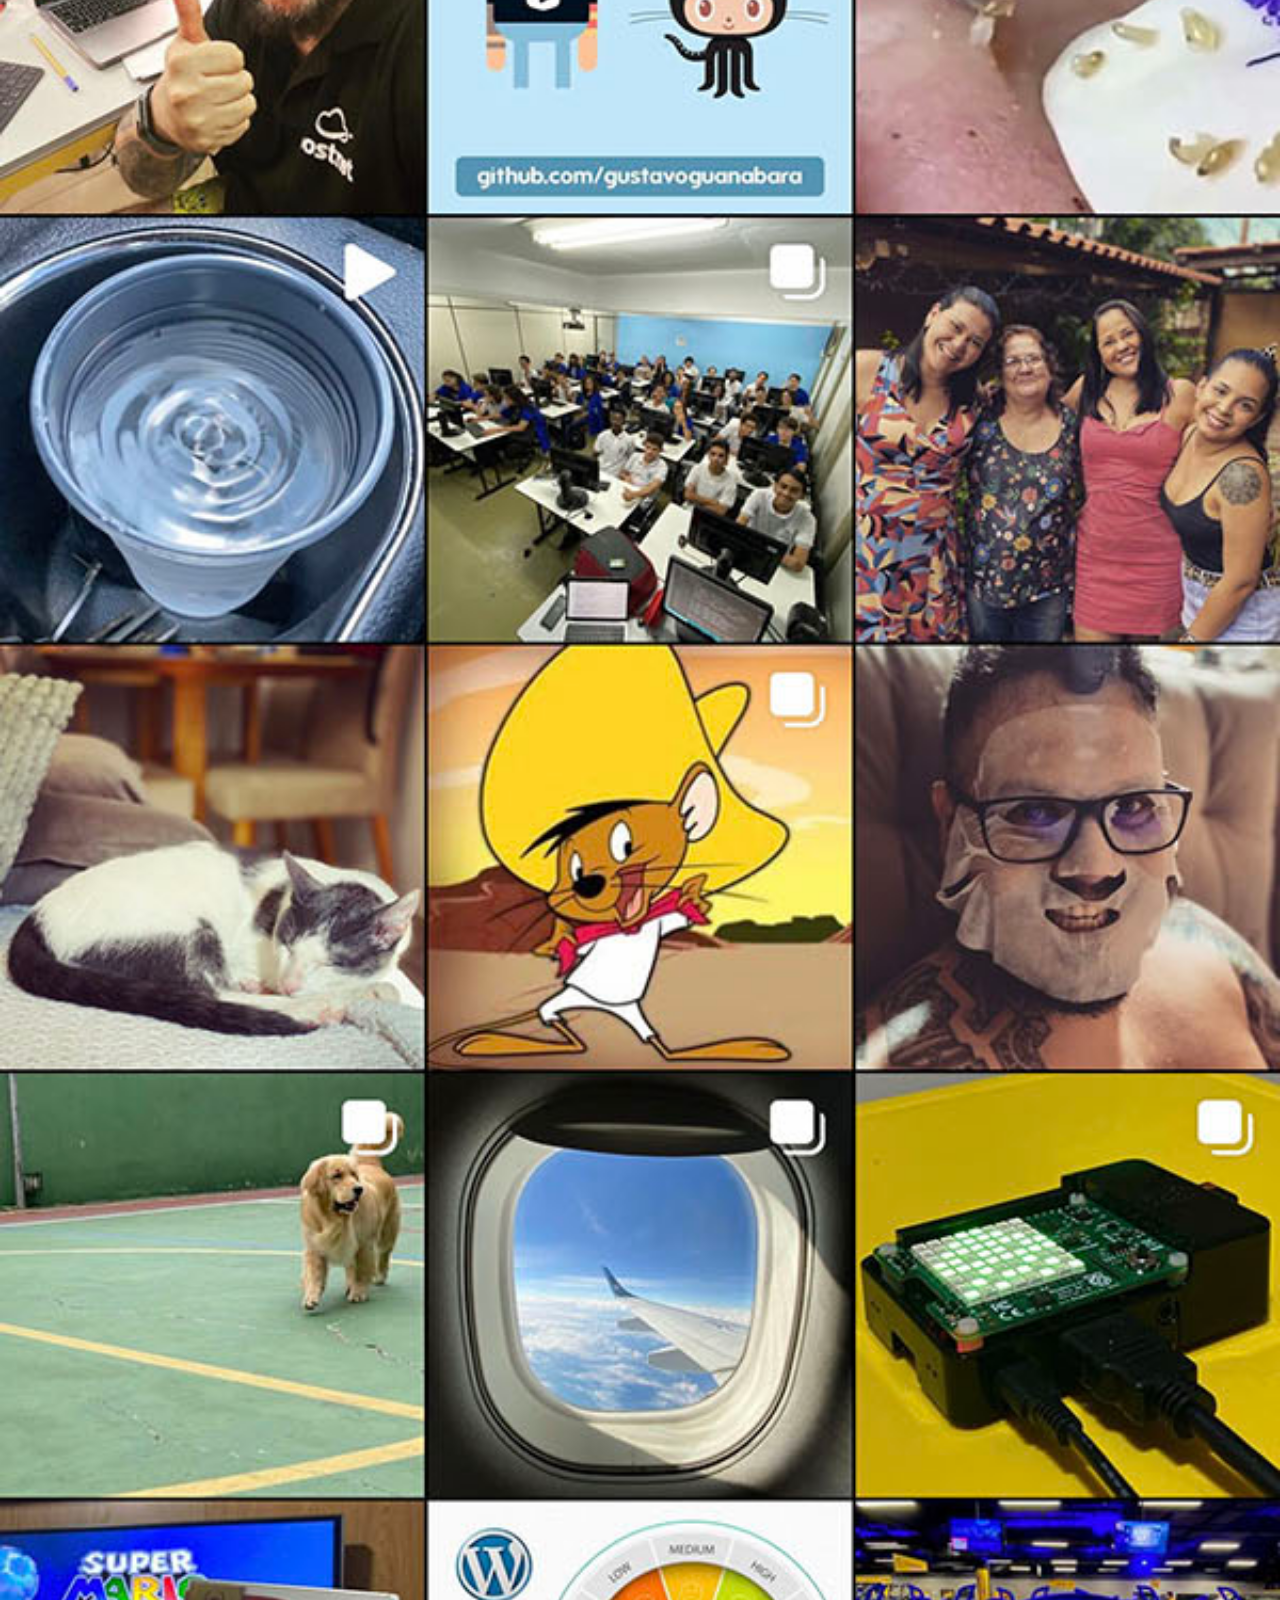
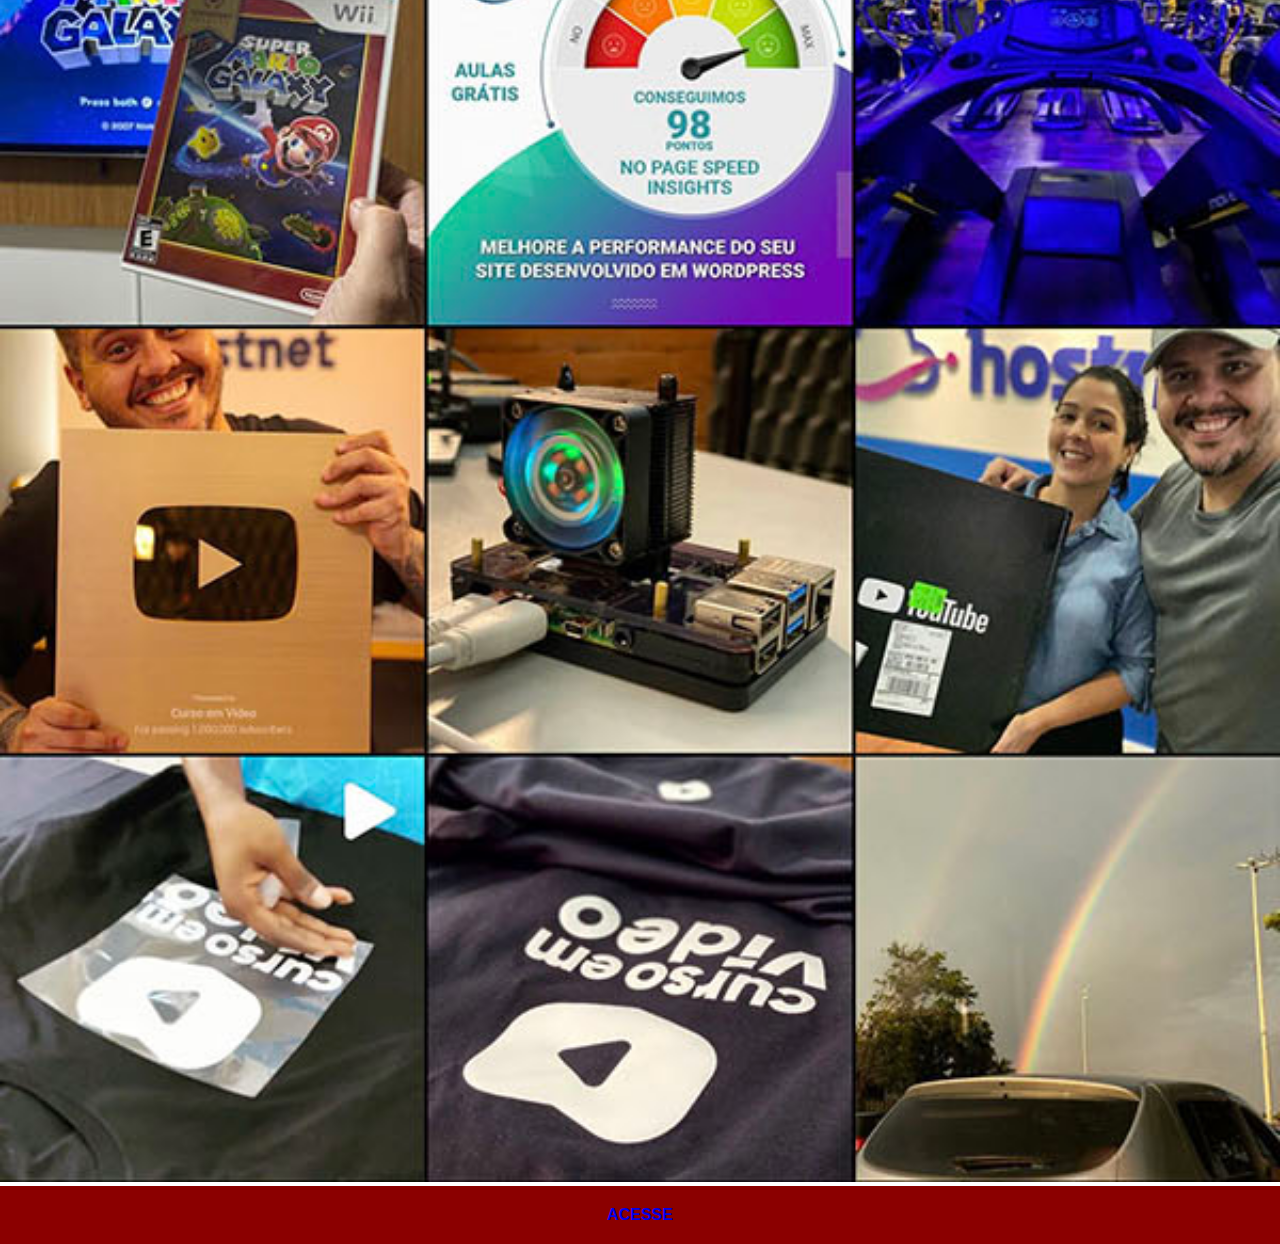
<file: instagram.html>
<!DOCTYPE html>
<html lang="pt-br">
<head>
    <meta charset="UTF-8">
    <meta name="viewport" content="width=device-width, initial-scale=1.0">
    <title>Instagram</title>
    <link rel="stylesheet" href="estilos/social.css">
</head>
<body>
    <img src="imagens/tela-instagram.jpg" alt="Instagram">
    <a href="https://www.instagram.com/xavisxsxs/" target="_blank">ACESSE</a>
</body>
</html>
</file>
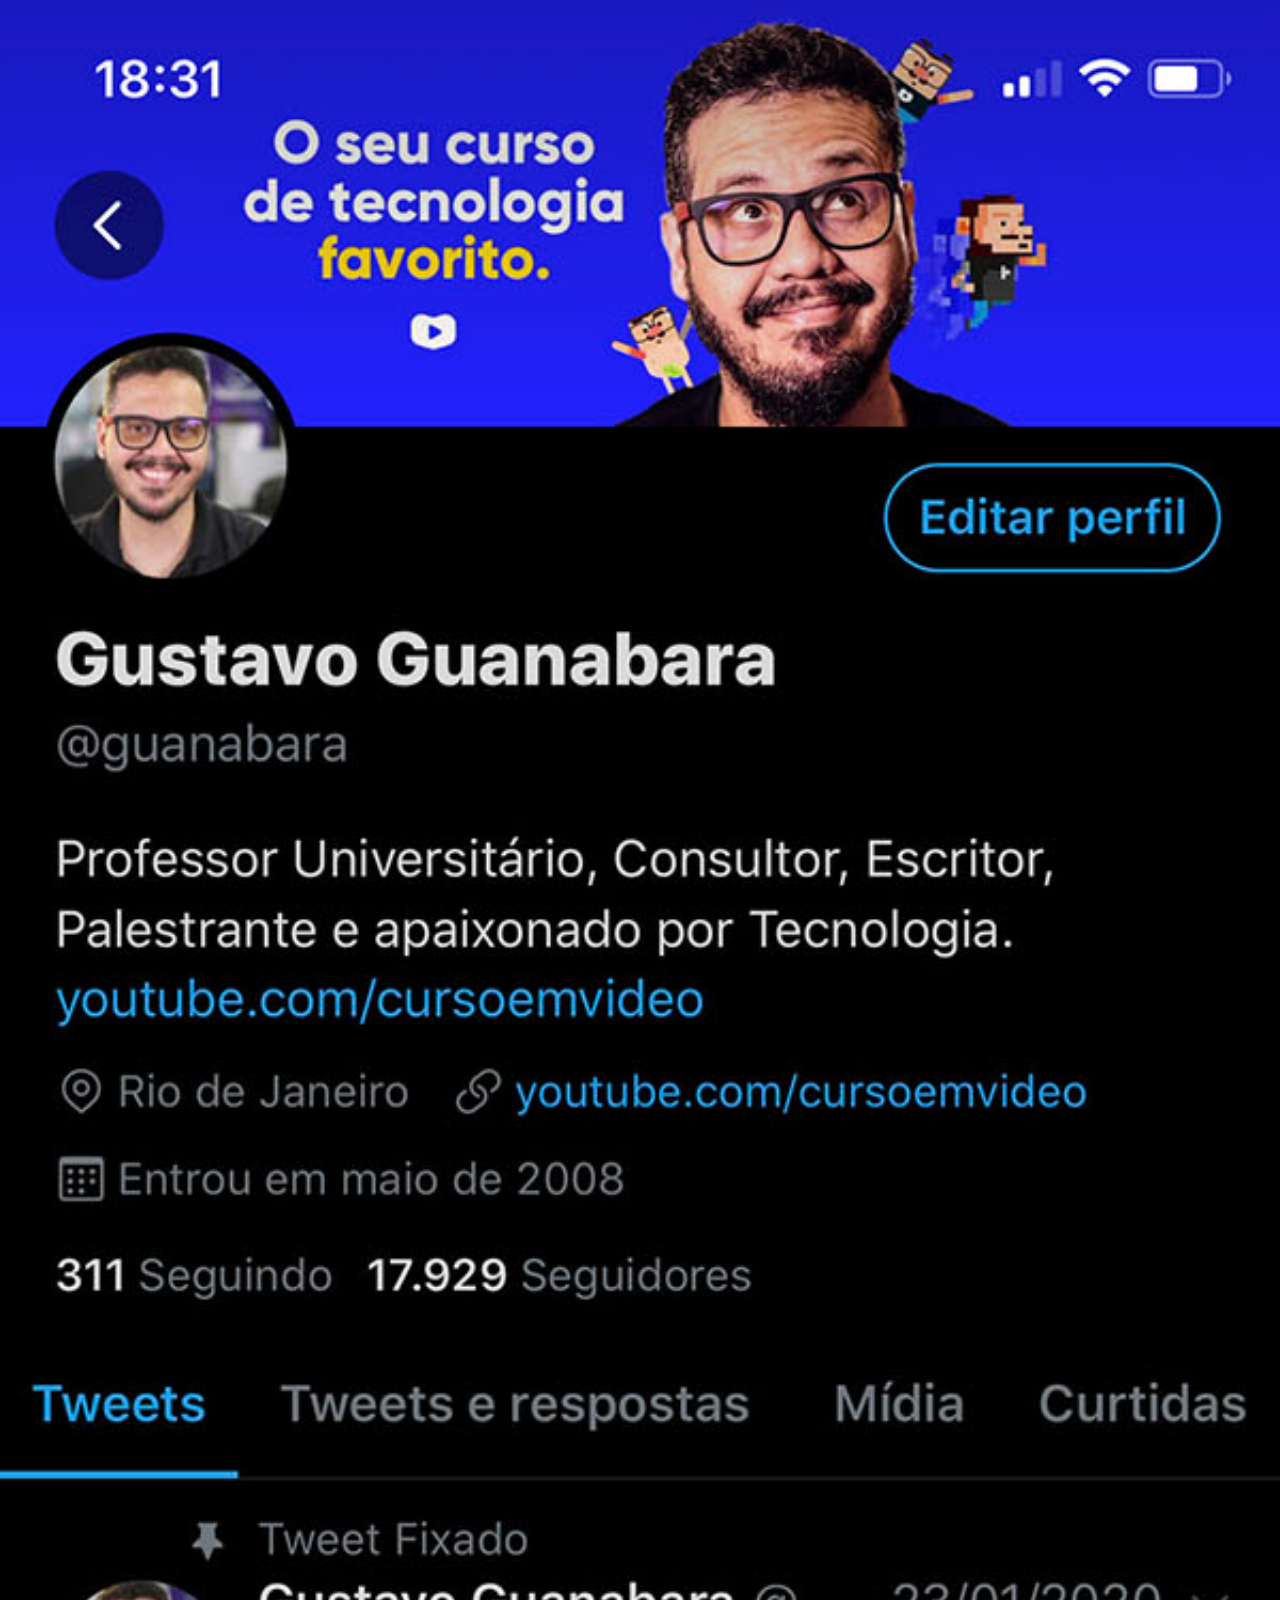
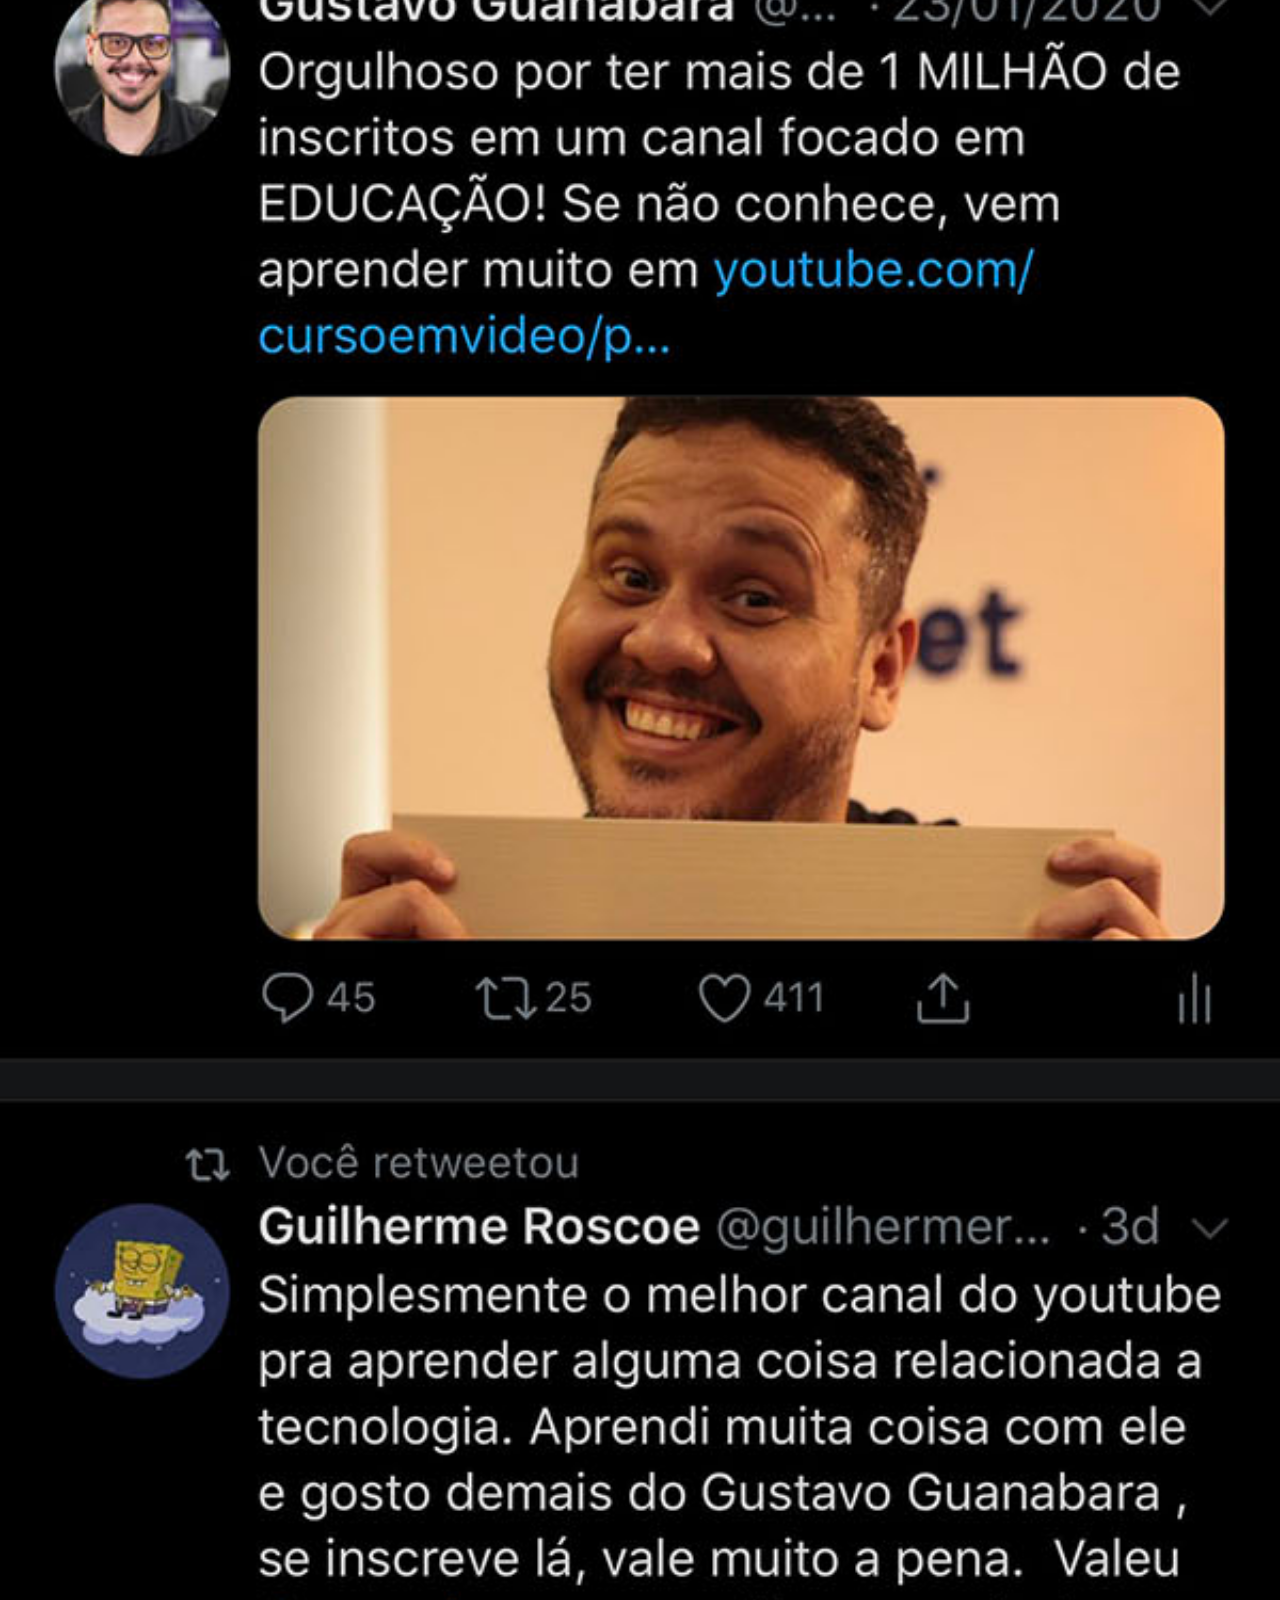
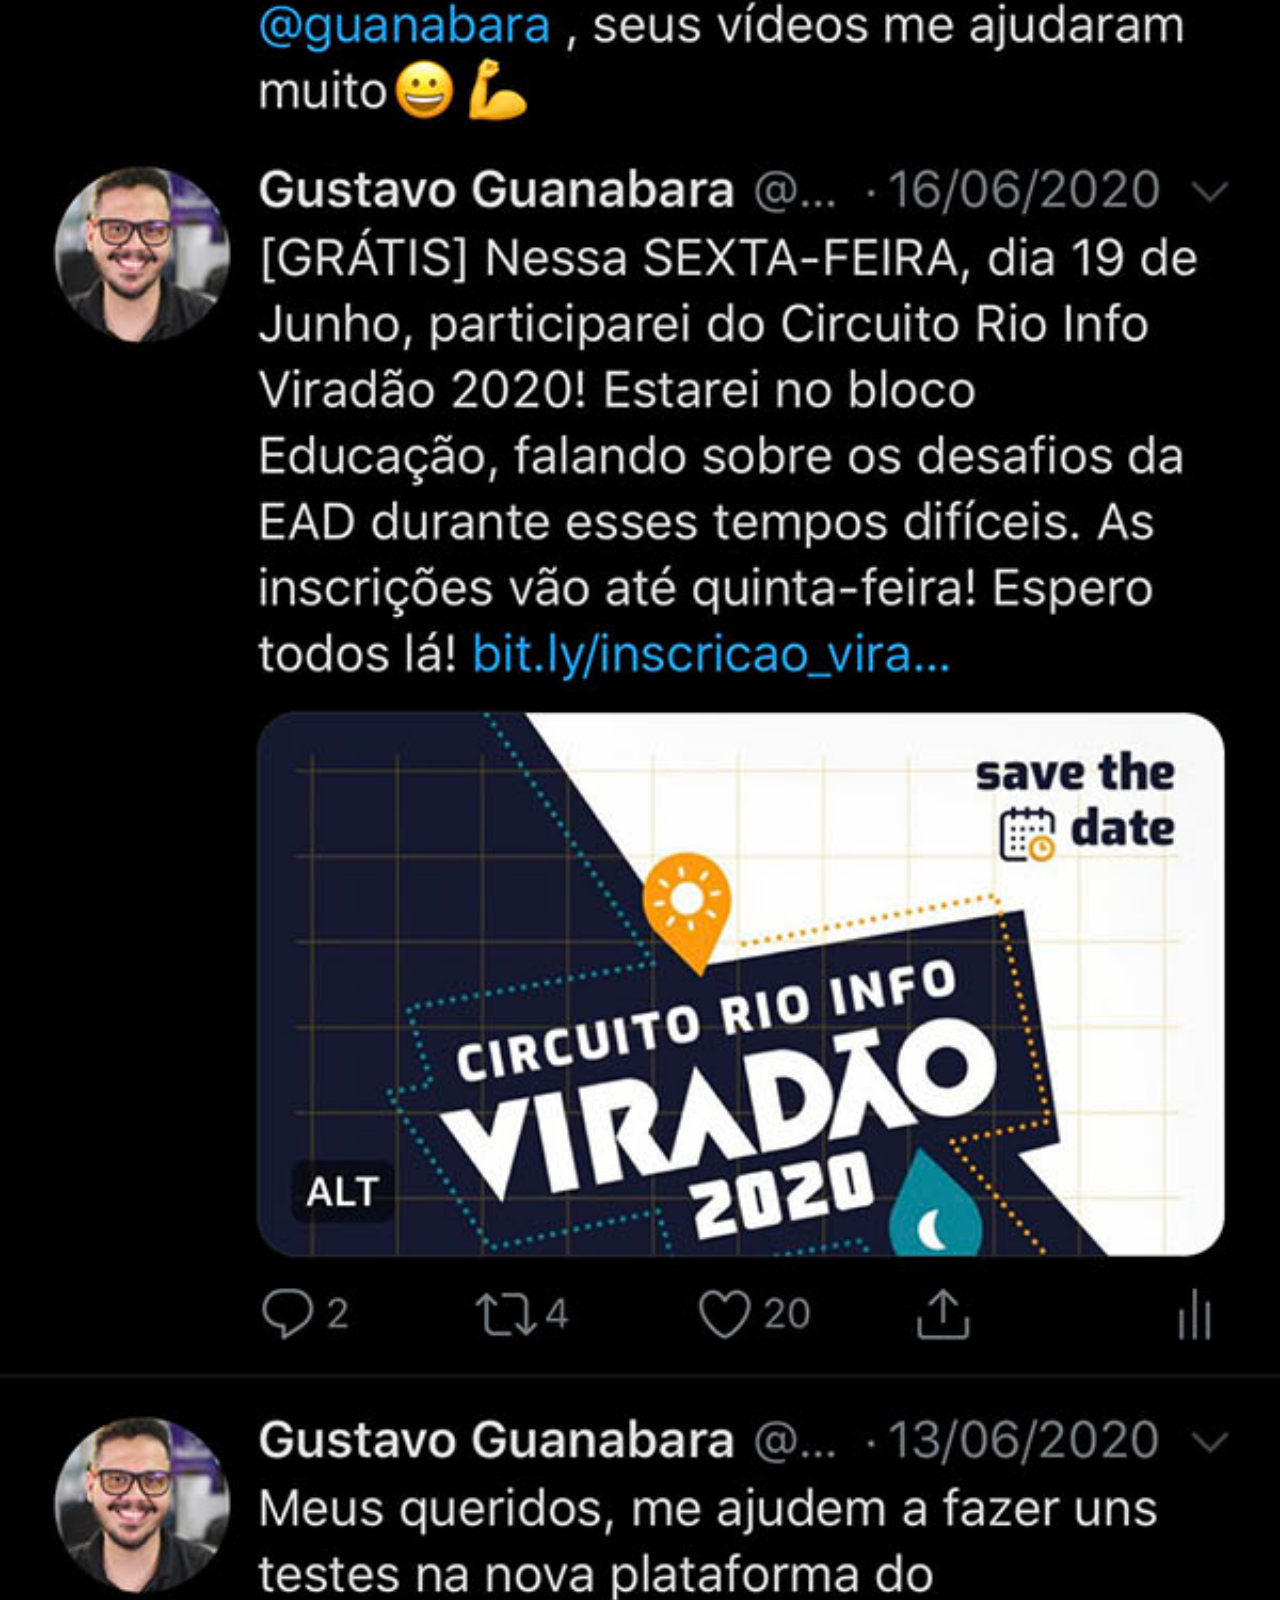
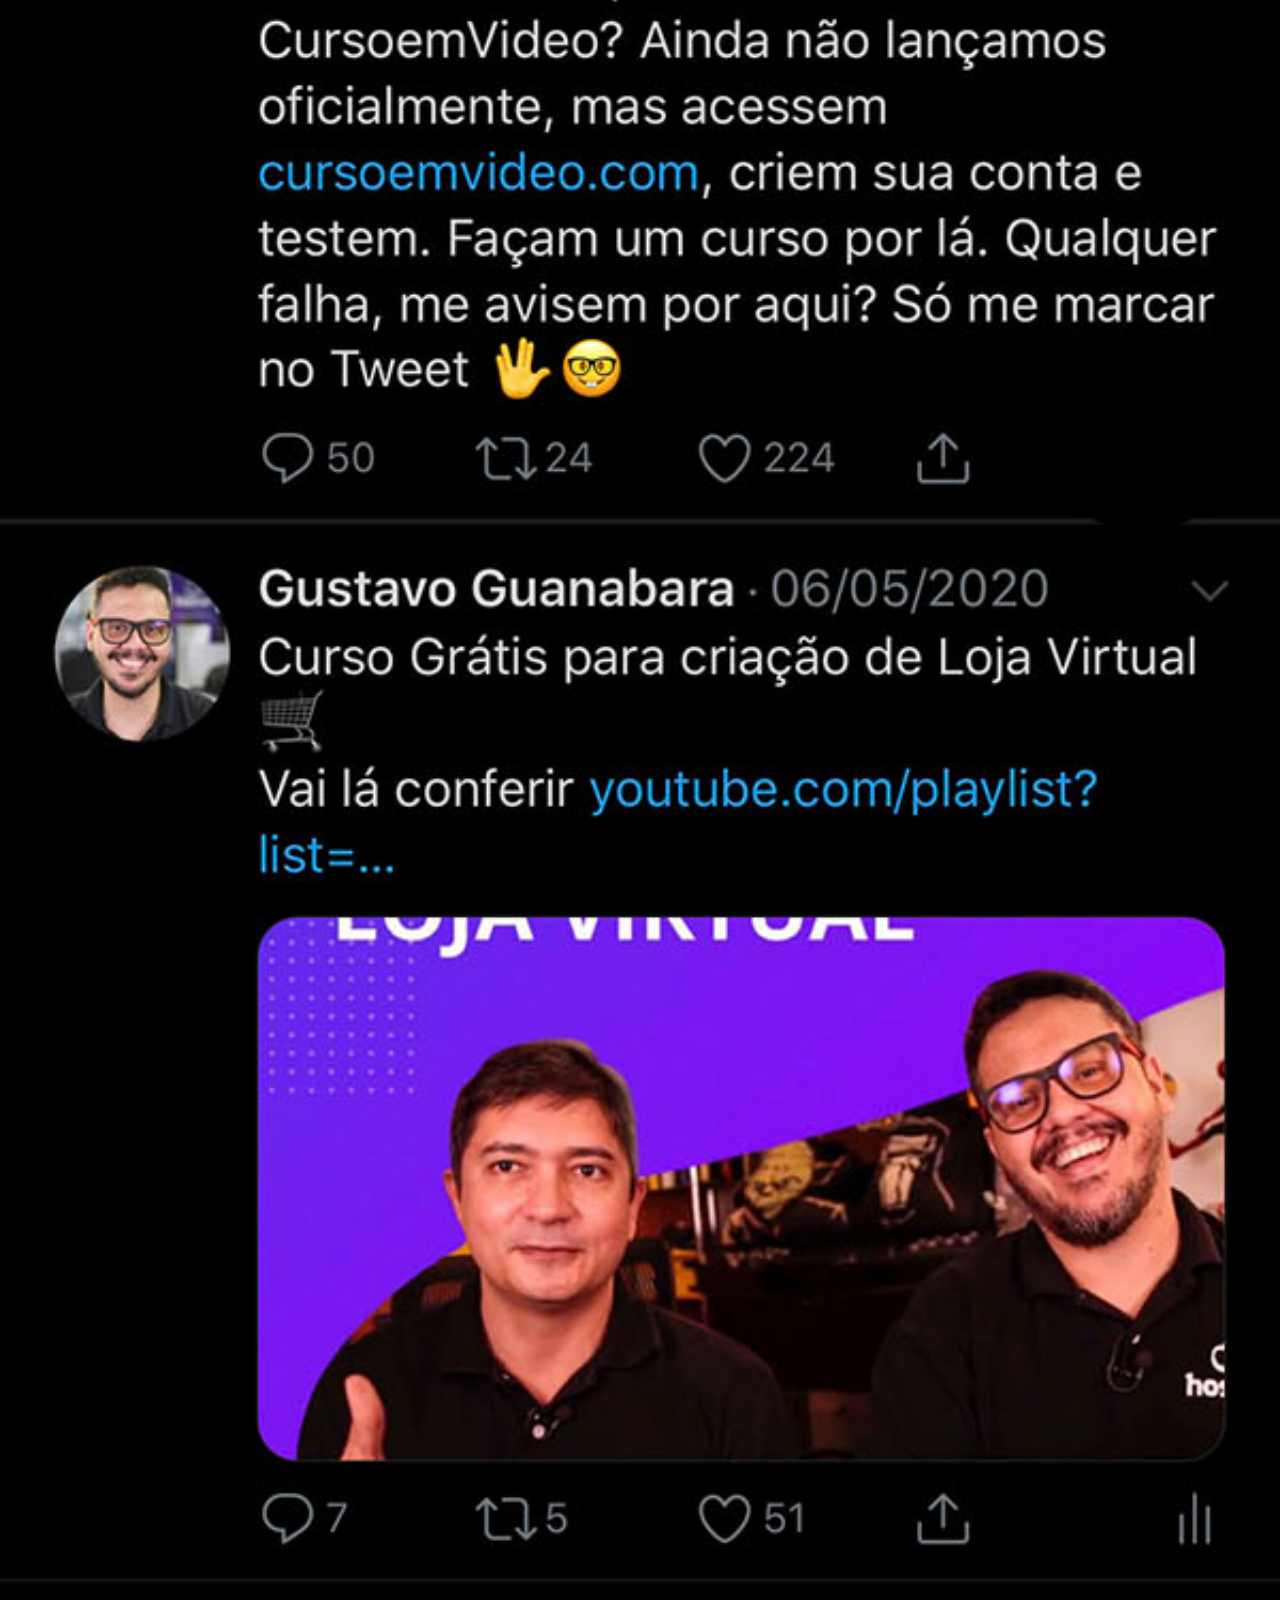
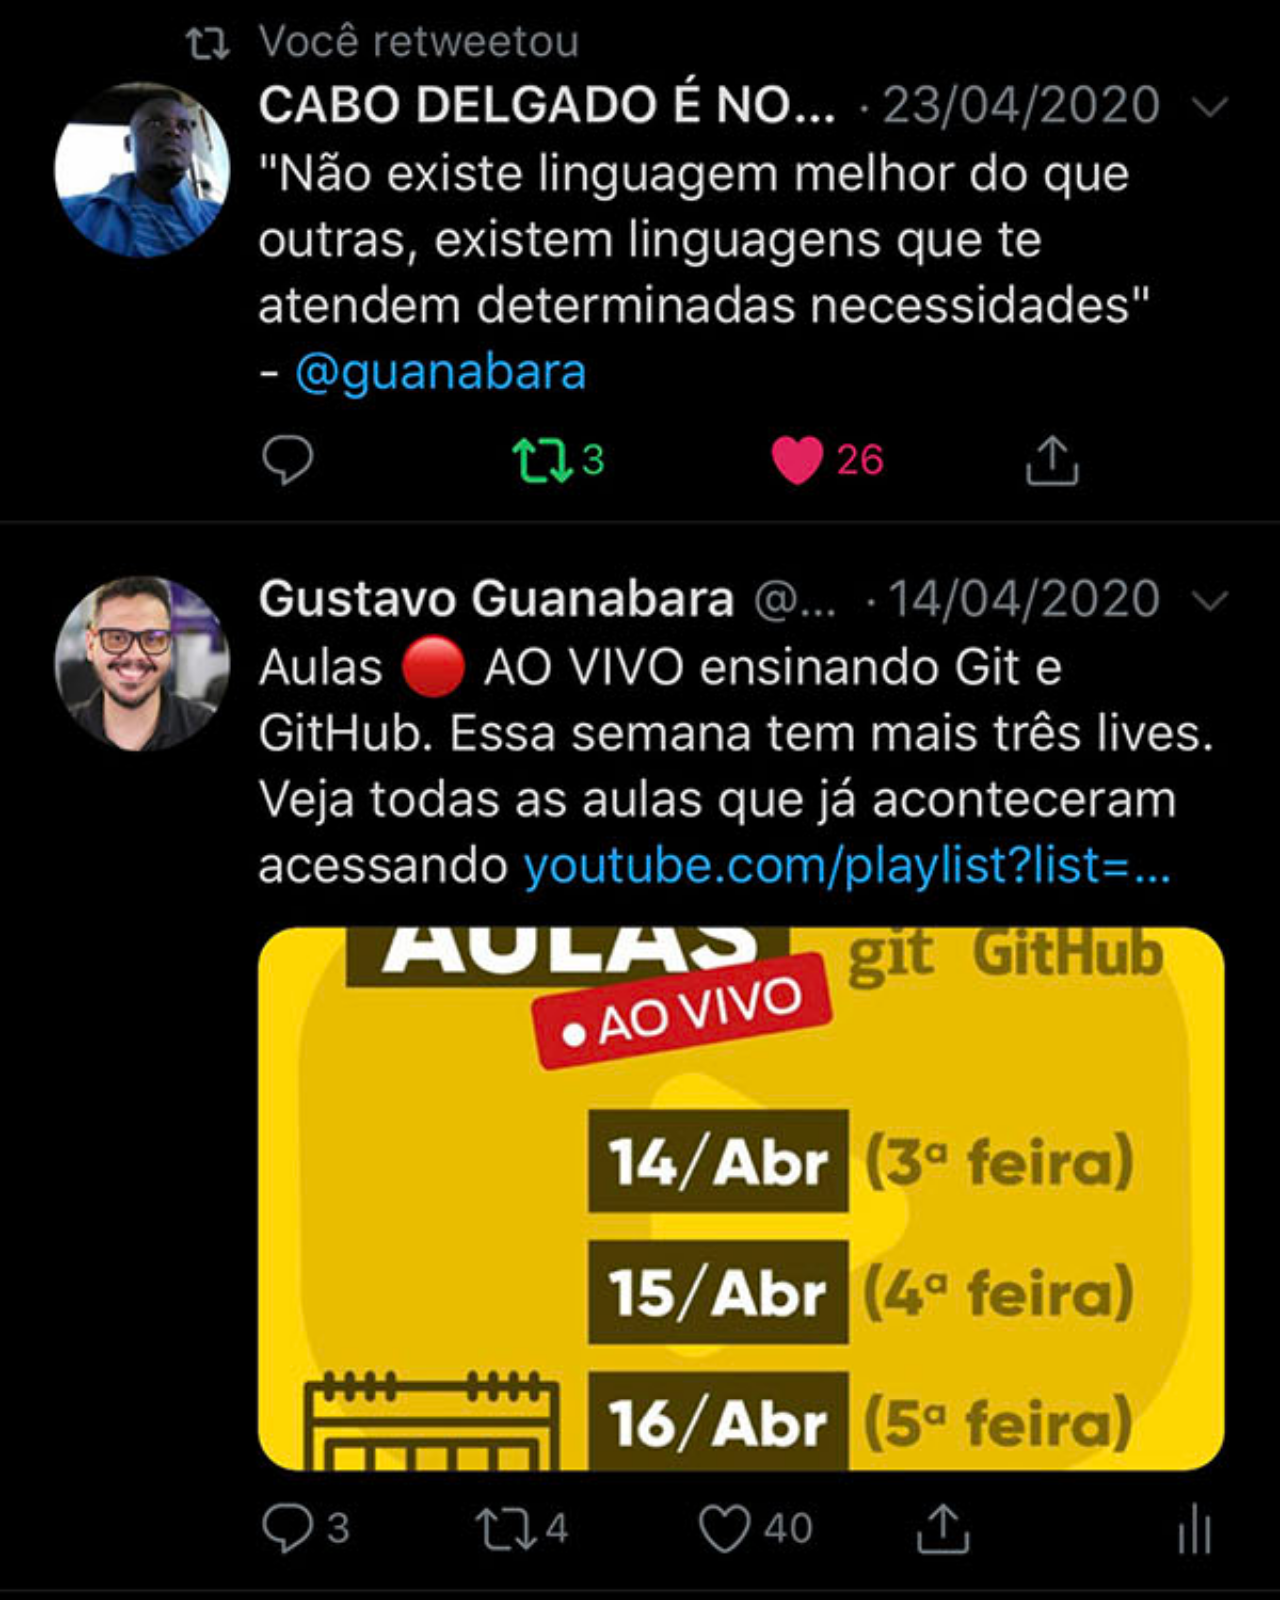
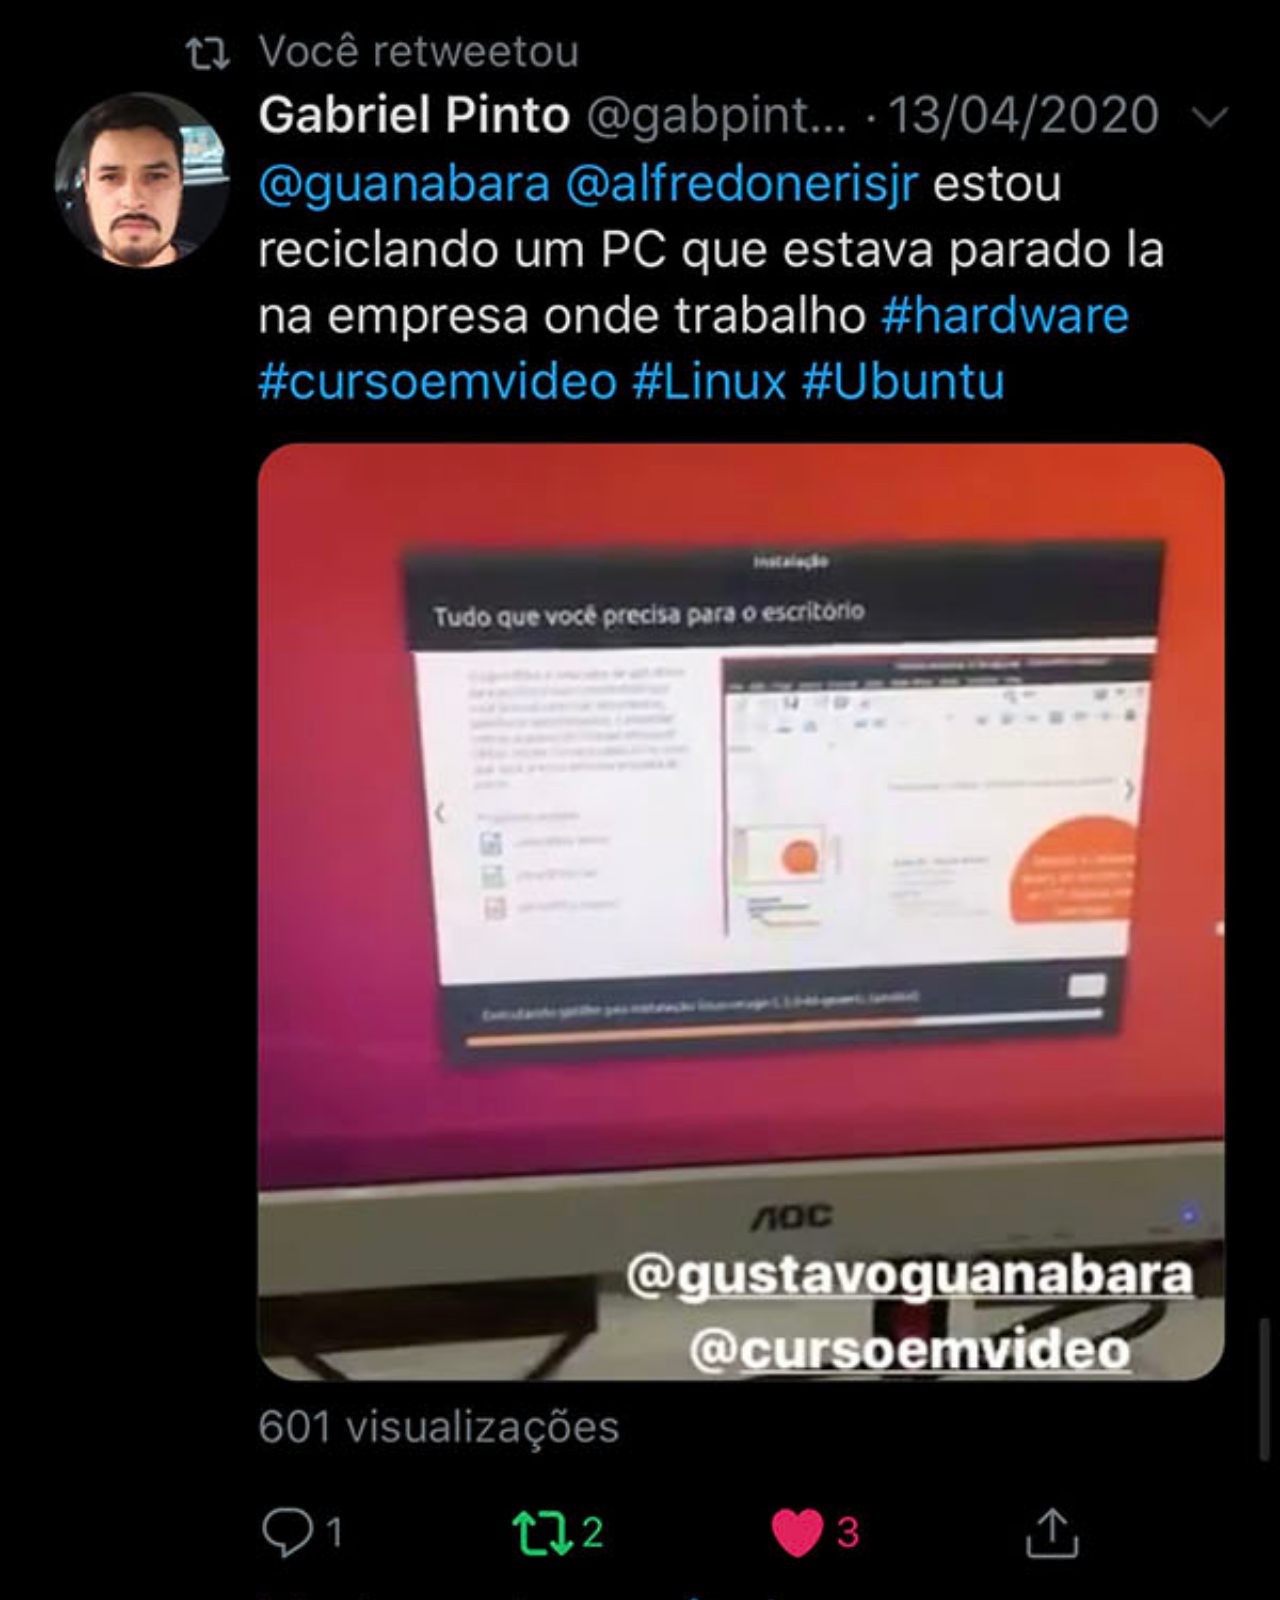
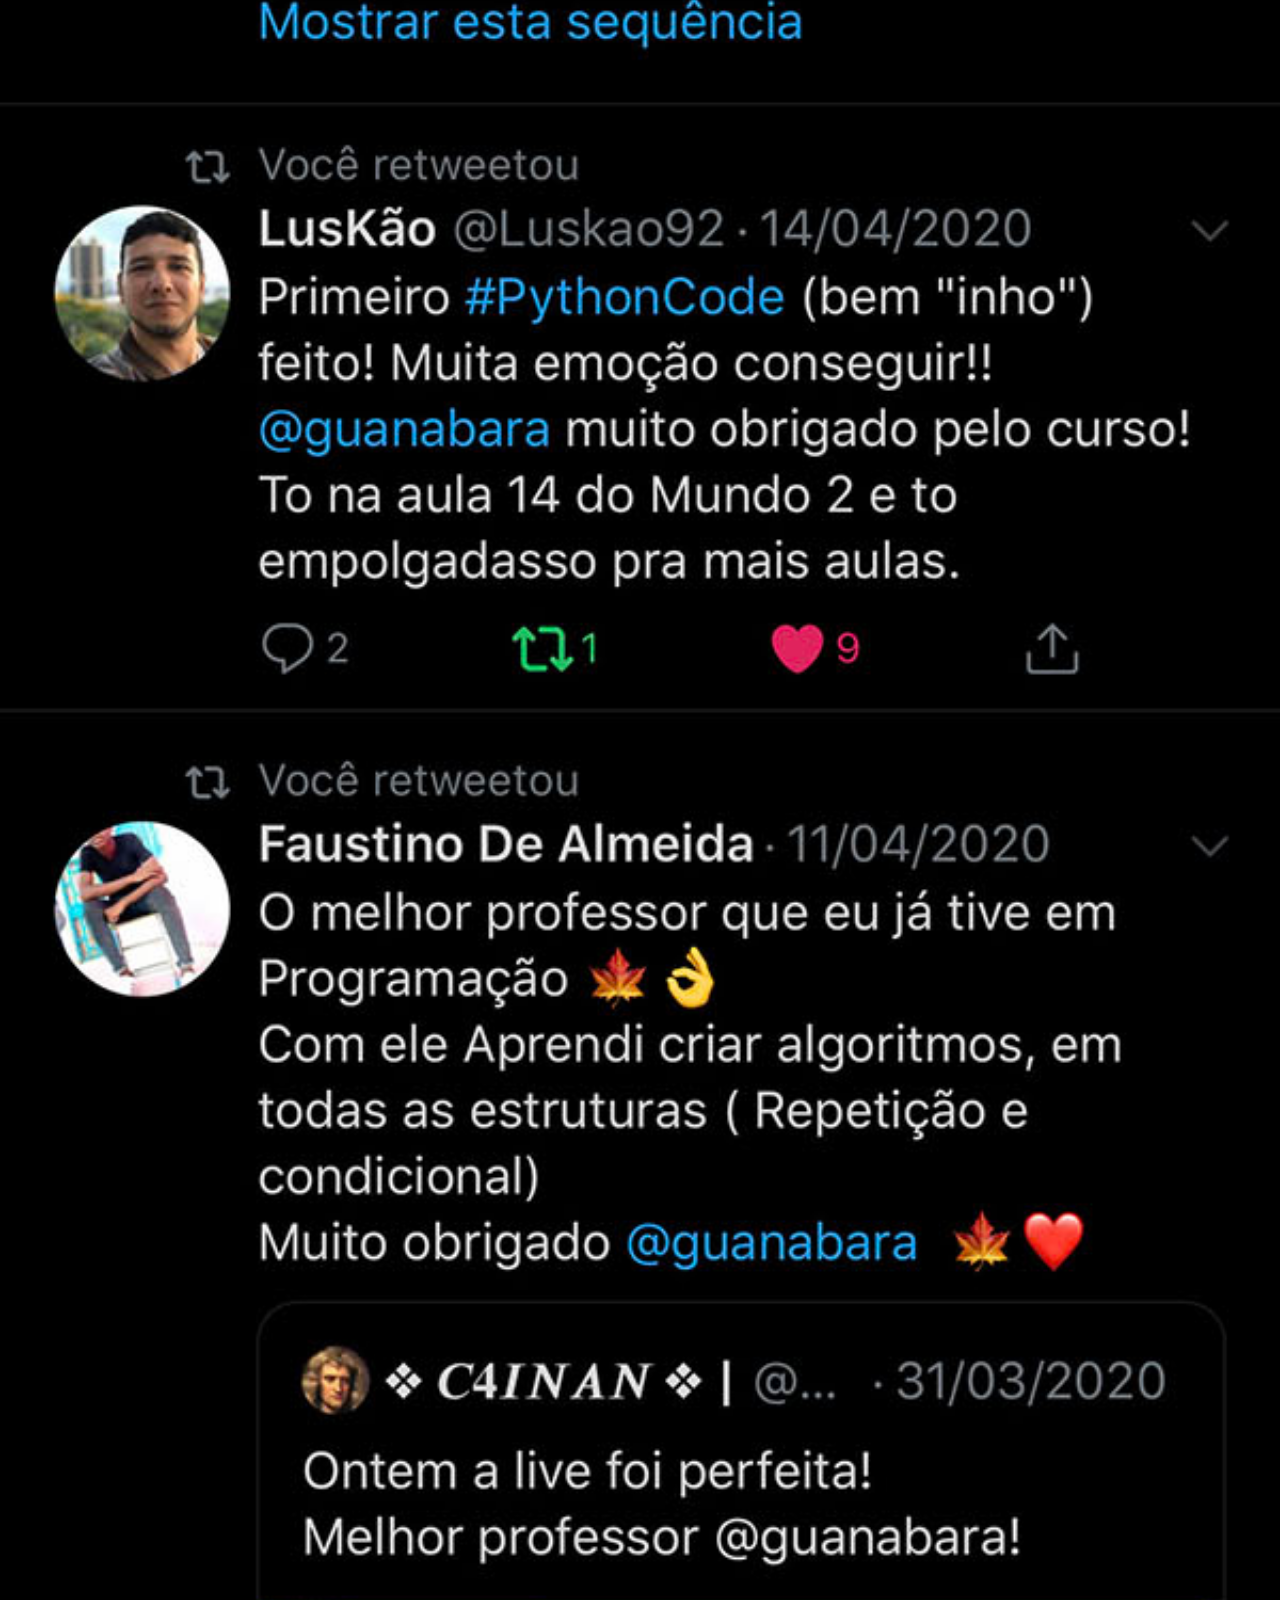
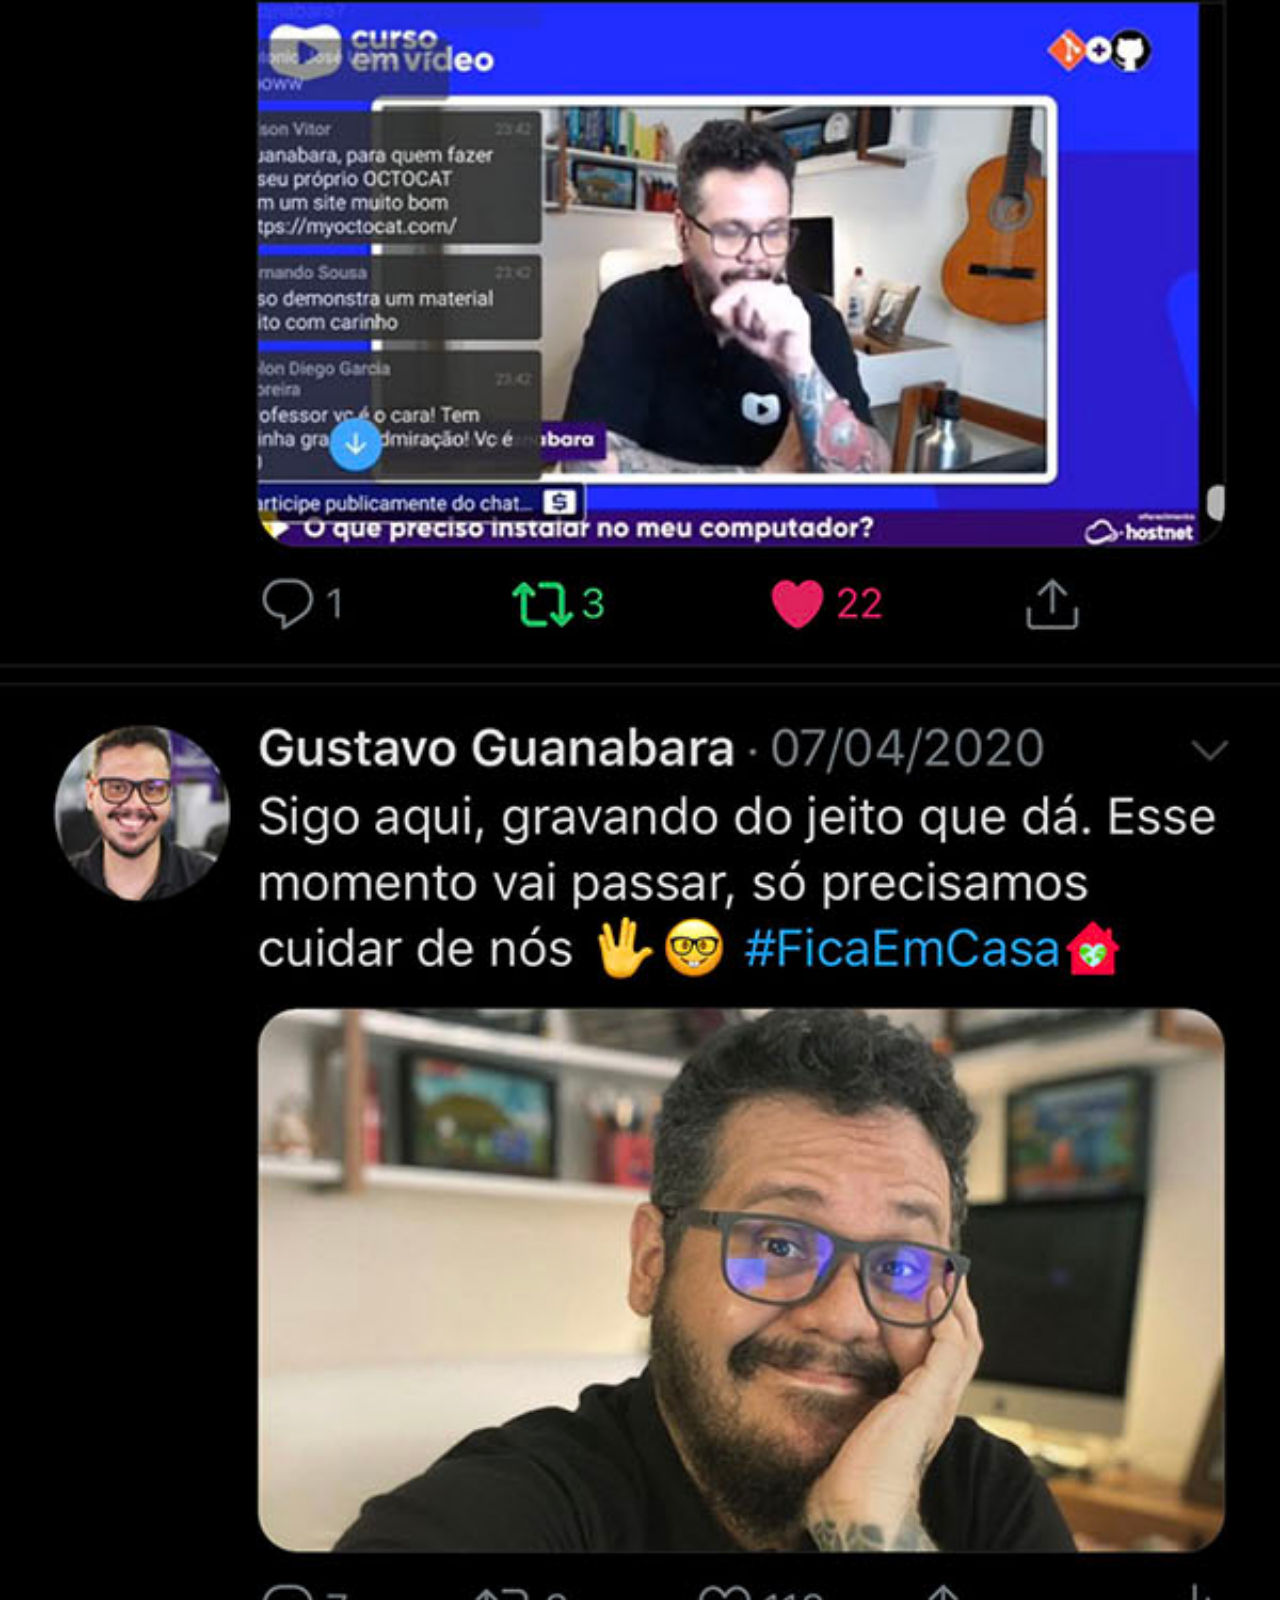
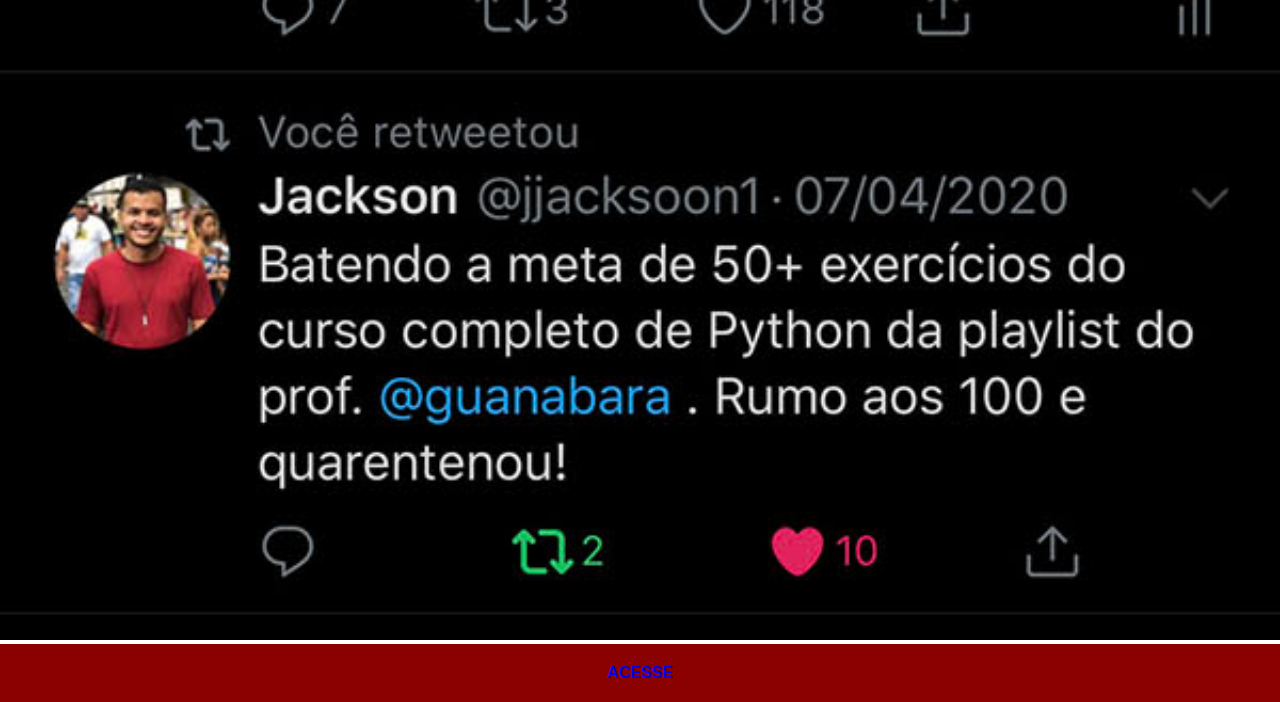
<file: twitter.html>
<!DOCTYPE html>
<html lang="en">
<head>
    <meta charset="UTF-8">
    <meta name="viewport" content="width=device-width, initial-scale=1.0">
    <title>Twitter</title>
    <link rel="stylesheet" href="estilos/social.css">
</head>
<body>
    <img src="imagens/tela-twitter.jpg" alt="Twitter">
    <a href="https://twitter.com/xavisxsxs">ACESSE</a>
</body>
</html>
</file>
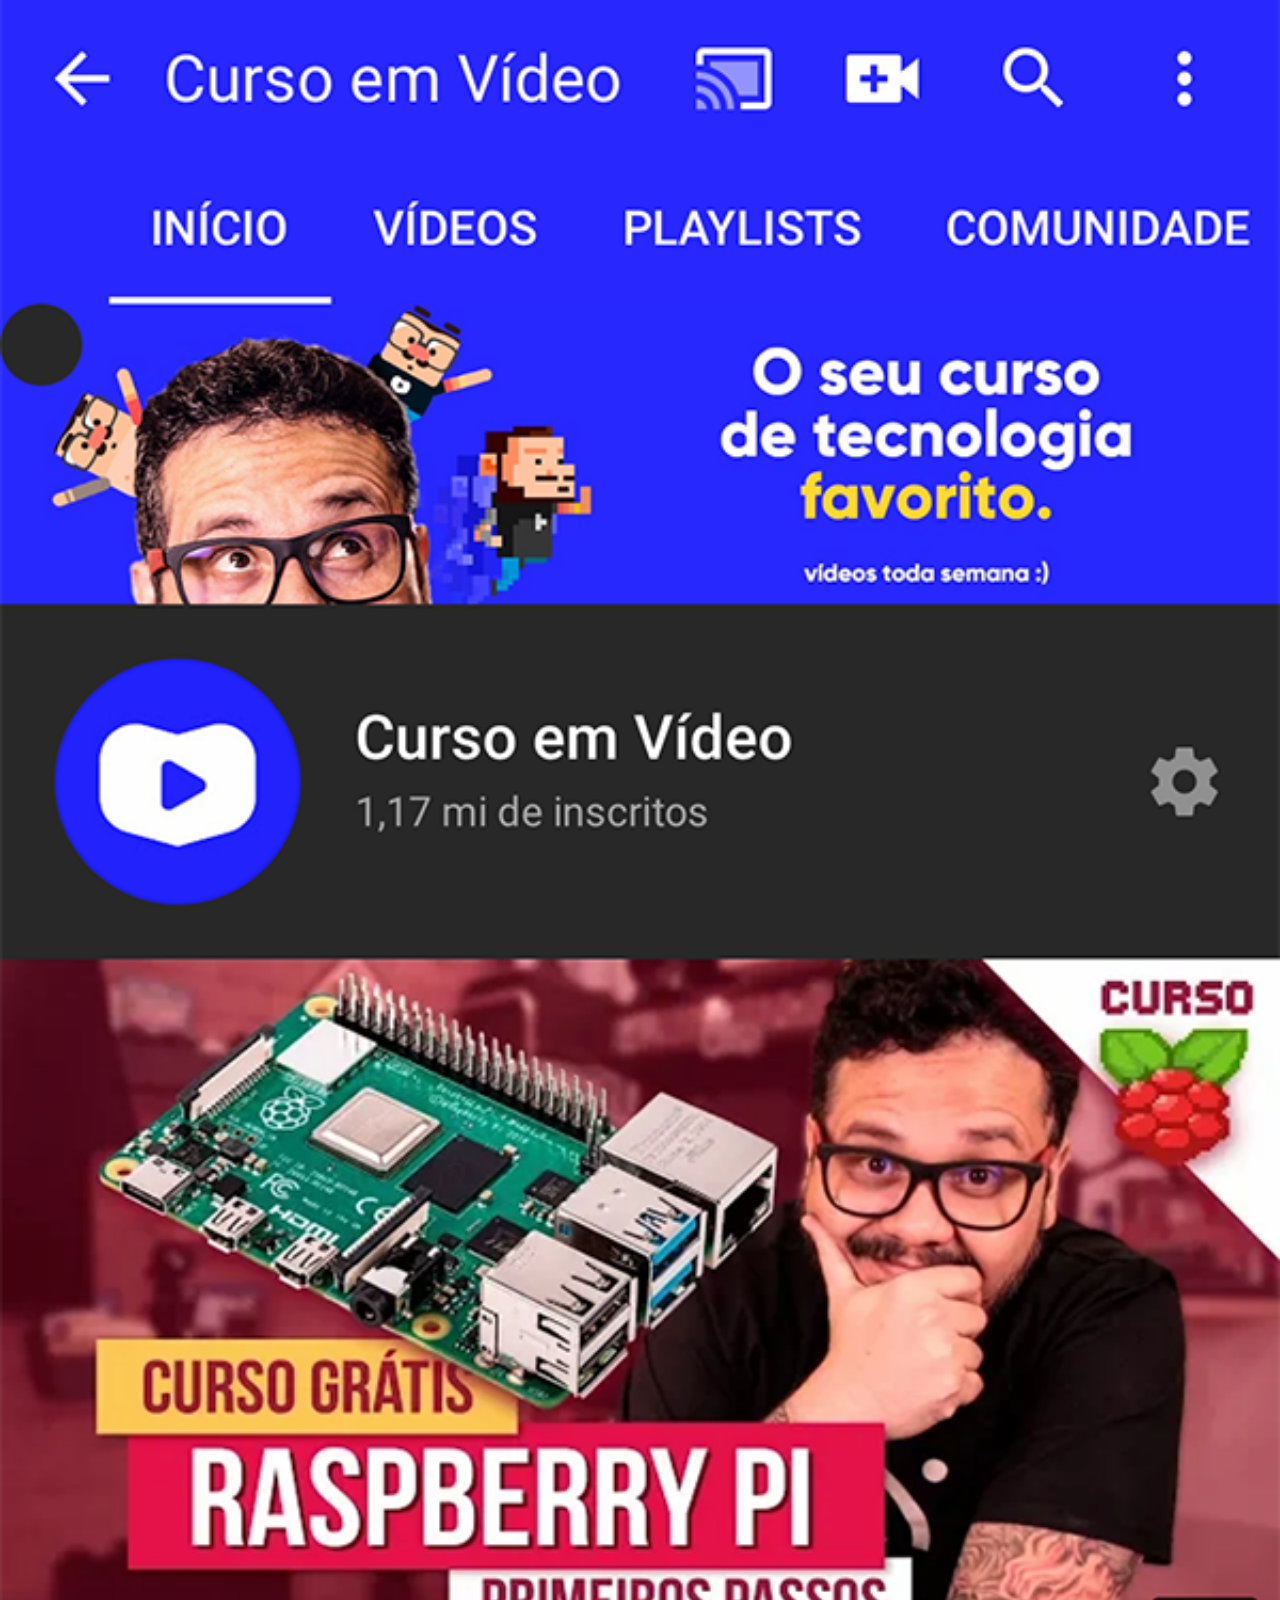
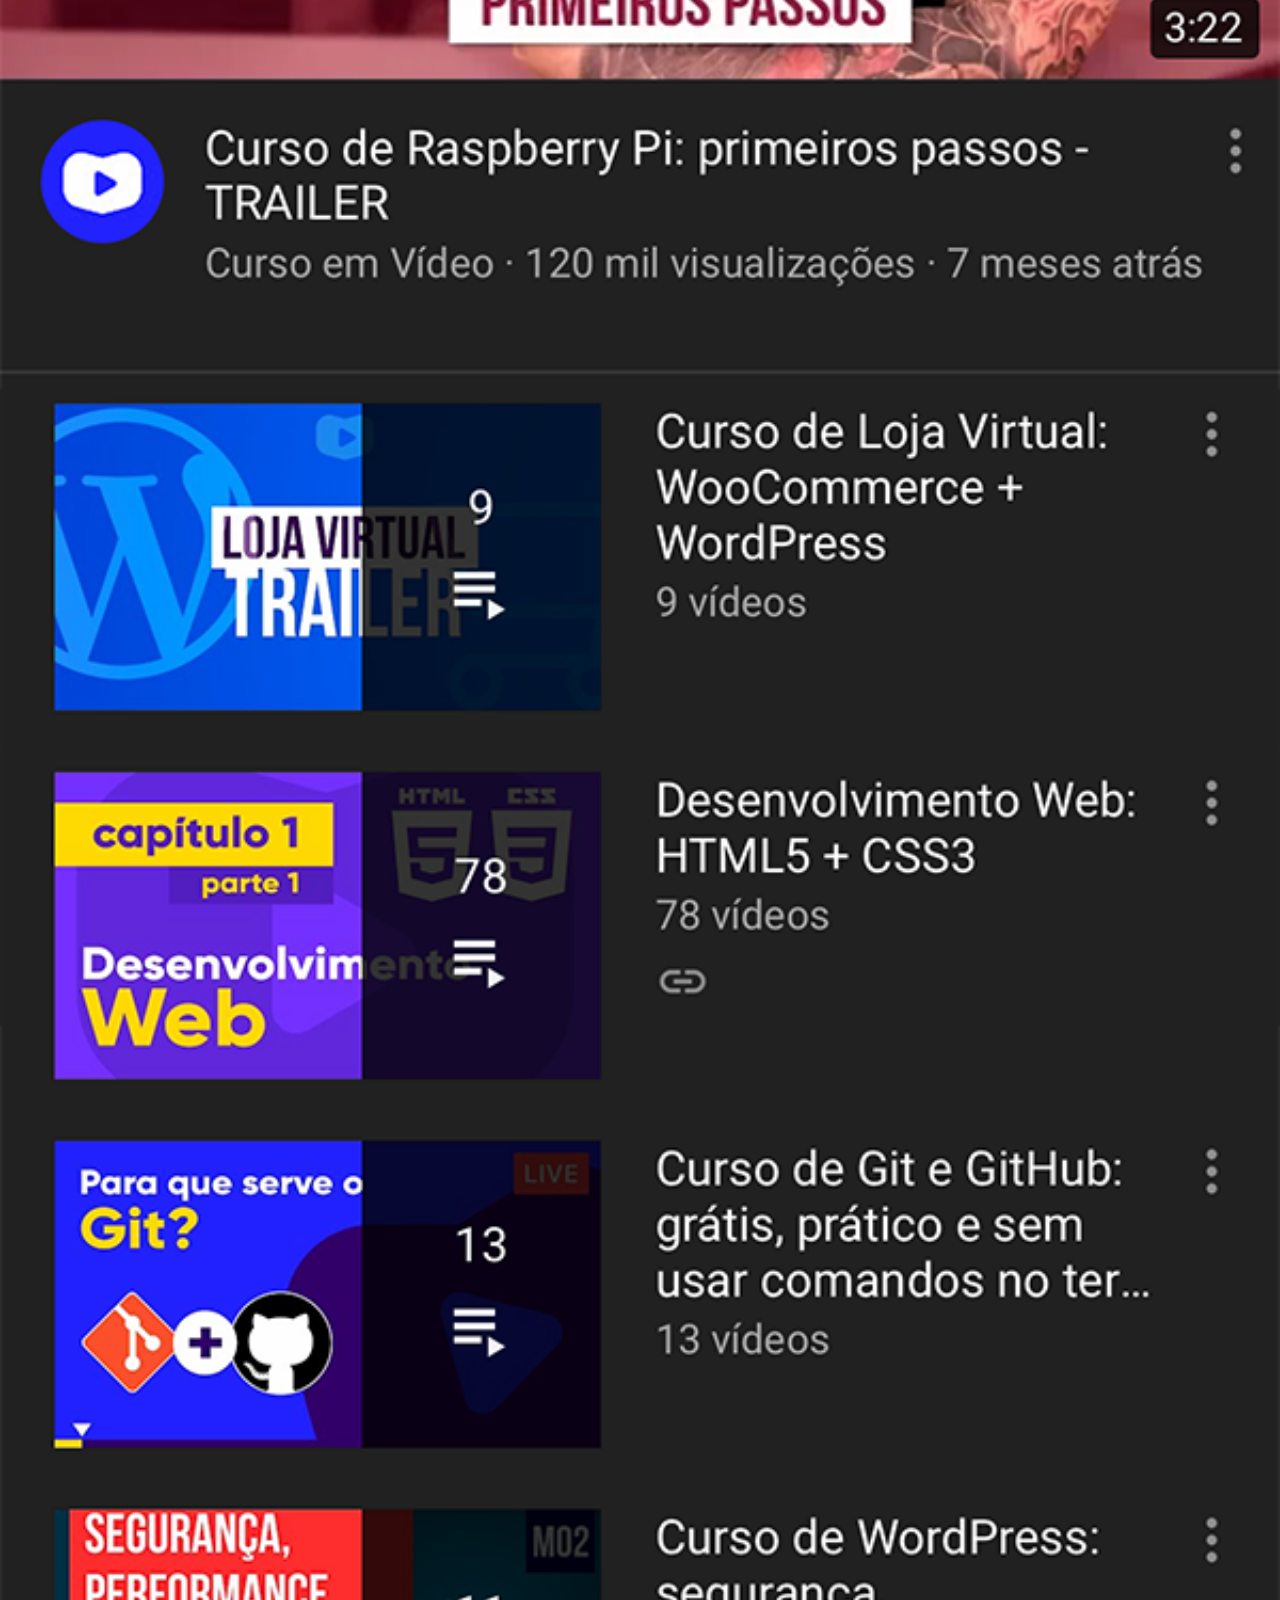
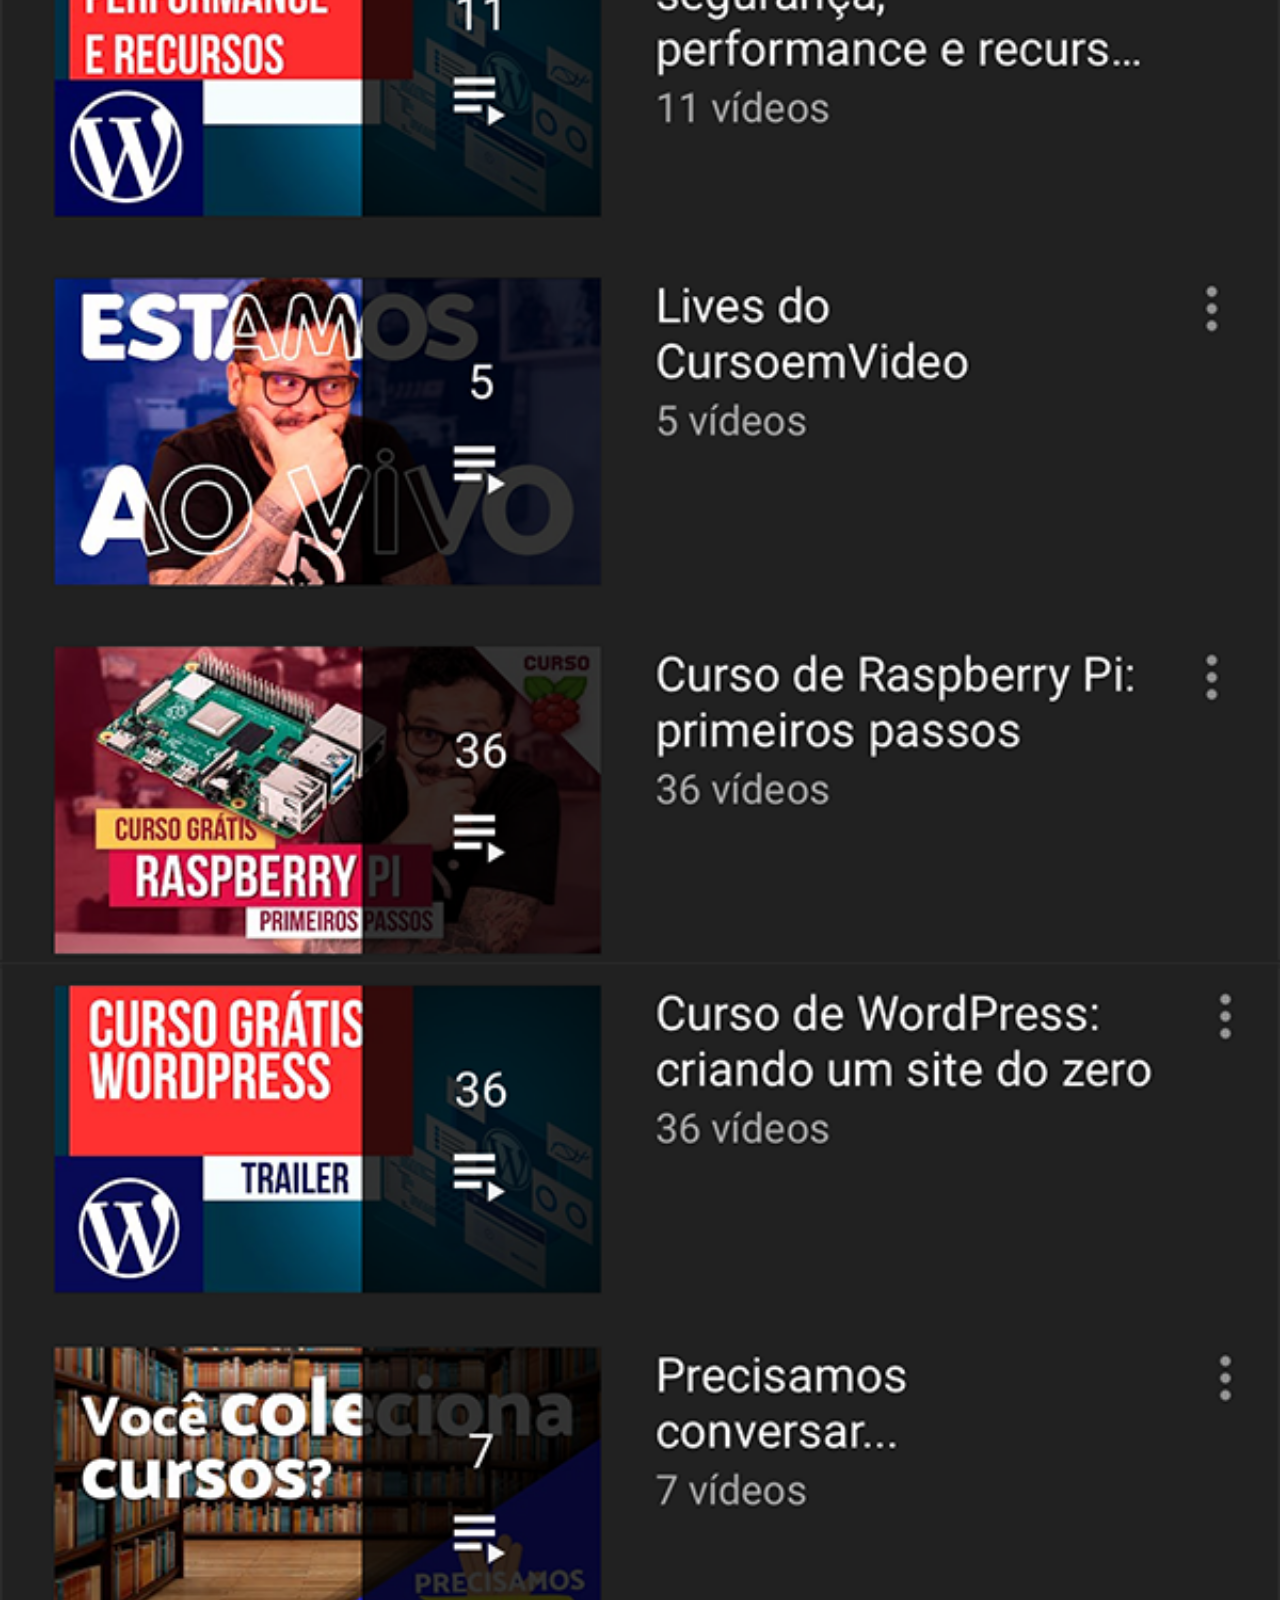
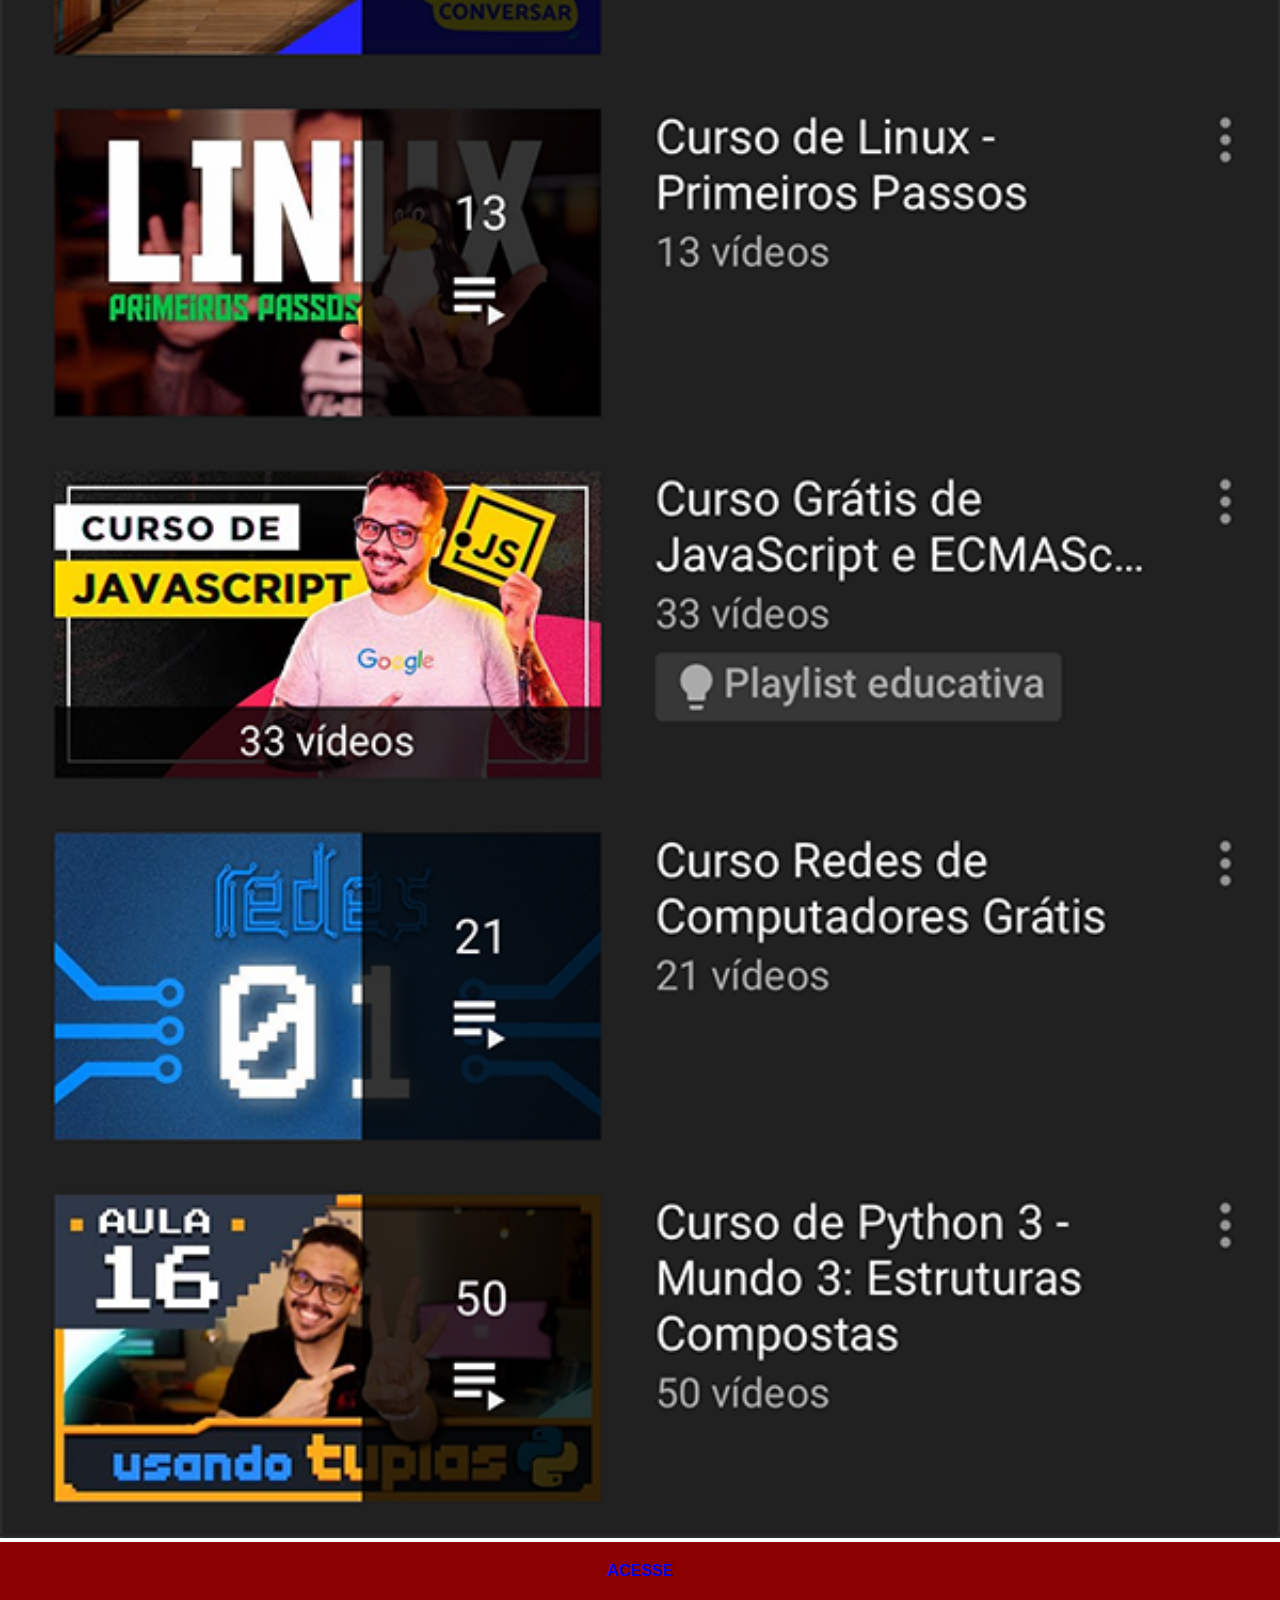
<file: youtube.html>
<!DOCTYPE html>
<html lang="en">
<head>
    <meta charset="UTF-8">
    <meta name="viewport" content="width=device-width, initial-scale=1.0">
    <title>Youtube</title>
    <link rel="stylesheet" href="estilos/social.css">
<body>
    <img src="imagens/tela-youtube.png" alt="Youtube">
    <a href="https://www.youtube.com/@CursoemVideo/playlists"target="_blank">ACESSE</a>
</body>
</html>
</file>
<file: estilos/style.css>
@charset "UTF-8";

*{
    margin: 0px;
    padding: 0px;
    font-family: Arial, Helvetica, sans-serif;
}


html,body{
    height: 100vh;
    width: 100vw;
    background-color: black;
}
body{
    background: url(../imagens/fundo-madeira.jpg) no-repeat top center;
    background-size: cover;
    background-attachment: fixed;
}
main{
    height: 100vh;
    position: relative;
}

section#telefone{
    position: absolute;
    top: 50%;
    left: 50%;
    transform: translate(-50%, -50%);
    height: 627px;
    width: 311px;
    
    background: url('../imagens/frame-iphone.png') no-repeat;
}
iframe#tela{
    position: relative;
    top: 80px;
    left: 22px;
    width: 267px;
    height: 471px;
}
section#redes-sociais{
    text-align: right;
}
section#redes-sociais img{
    width: 50px;
    margin: 10px;
    border-radius: 50%;
    box-shadow: 2px 2px 5px rgba(0,0,0,0.400);
    box-sizing: border-box;
}
section#redes-sociais img:hover{
    border: 2px solid rgba(255, 255, 255, 0.637);
    transform: translate(-3px -3px);
    box-shadow: 5px 5px 10px rgba(0, 0, 0, 0.623);
    transition: trasforms .3s, border 1s;
}
</file>
<file: estilos/social.css>
@charset "UTF-8";
*{
    margin: 0px;
    padding: 0px;
    font-family: Arial, Helvetica, sans-serif;
}
::-webkit-scrollbar{
    width: 0px;
    height: 0px;
}
img{
    width: 100vw;
}
a{
    display: block;
    background-color: darkred;
    padding: 20px;
    text-align: center;
    font-weight: bolder;
    text-decoration: none;
}
a:hover{
    background-color: red;
}
</file>
